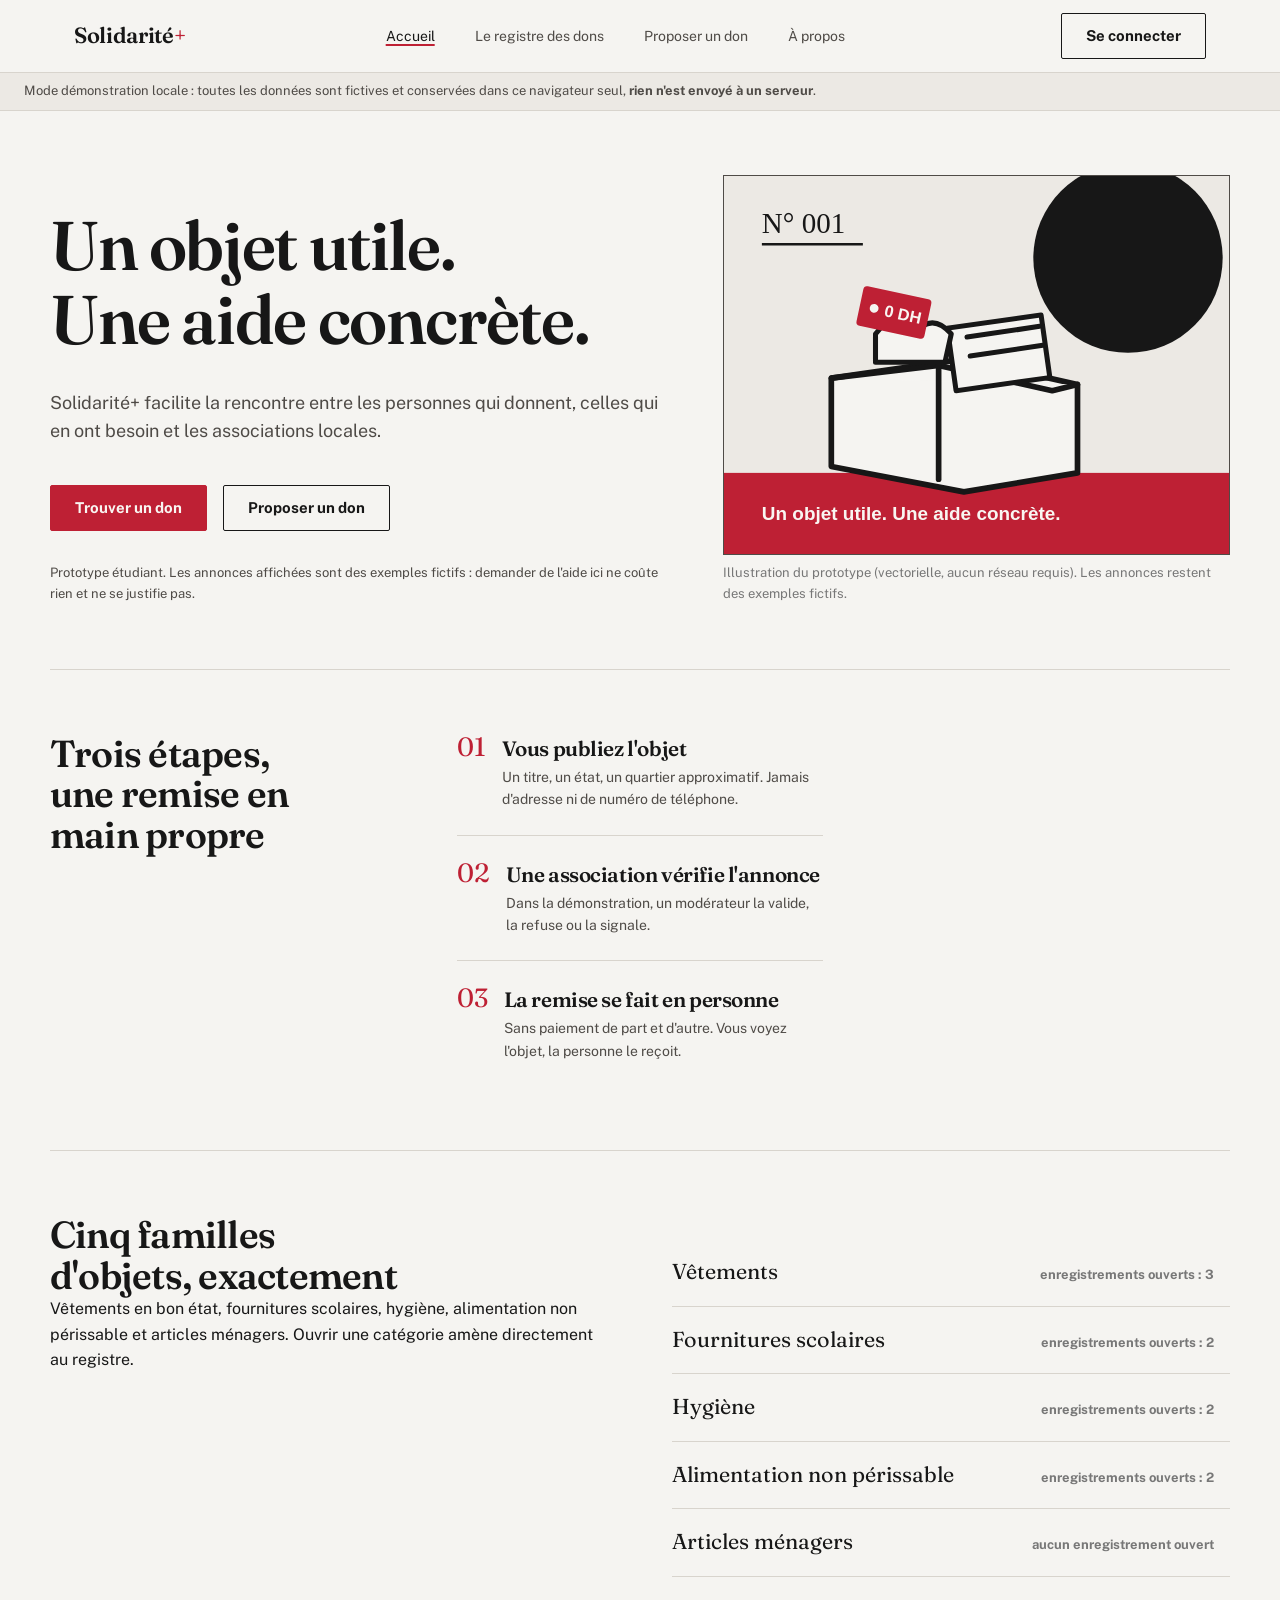
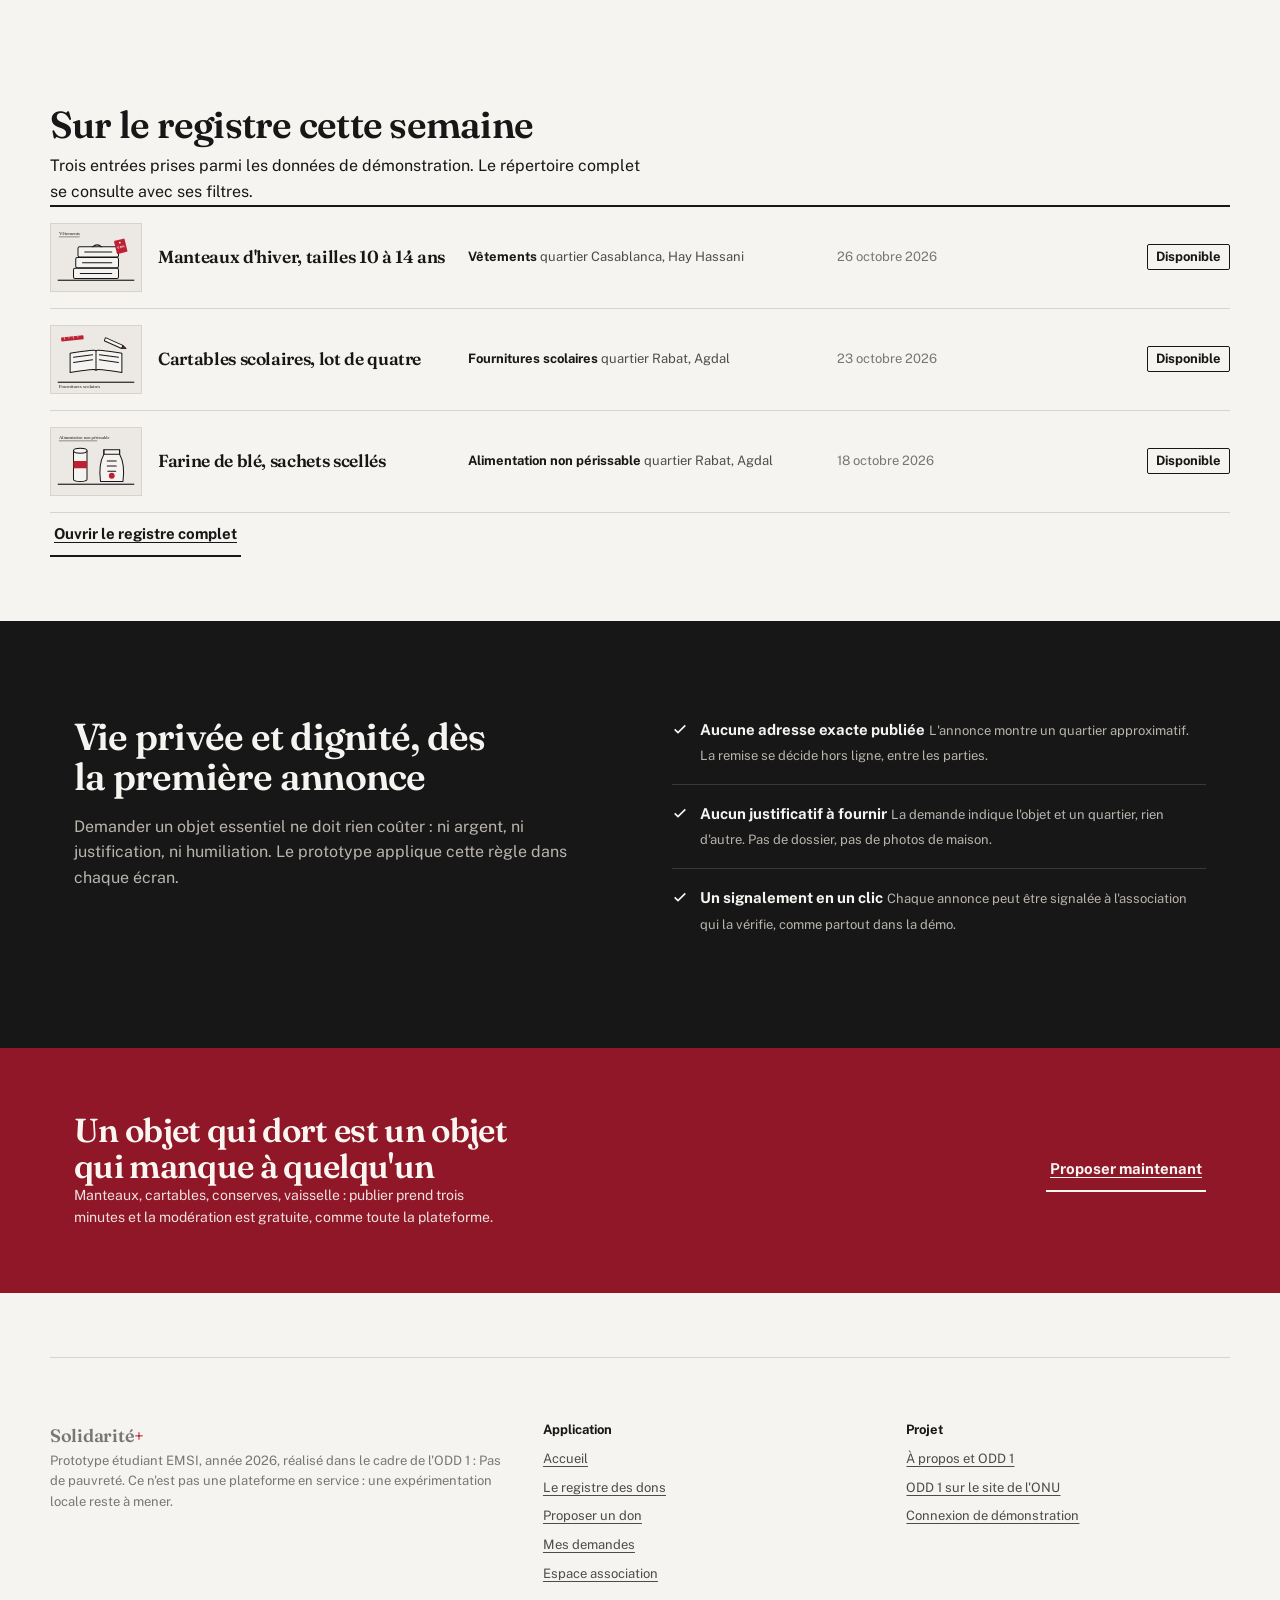
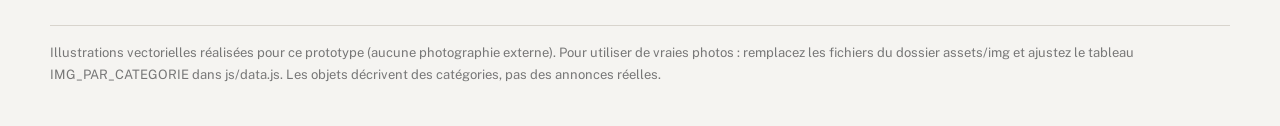
<file: index.html>
<!DOCTYPE html>
<html lang="fr">
<head>
  <meta charset="UTF-8">
  <meta name="viewport" content="width=device-width, initial-scale=1.0">
  <meta name="description" content="Solidarité+ : plateforme de démonstration qui rapproche les personnes qui donnent, celles qui en ont besoin et les associations locales. Prototype étudiant pour l'ODD 1.">
  <title>Solidarité+ : le registre des dons de quartier | ODD 1</title>
  <link rel="preconnect" href="https://fonts.googleapis.com">
  <link rel="preconnect" href="https://fonts.gstatic.com" crossorigin>
  <link rel="stylesheet" href="https://fonts.googleapis.com/css2?family=Fraunces:opsz,wght@9..144,600&family=Public+Sans:wght@400;700&display=swap">
  <link rel="stylesheet" href="style.css">
  <script src="js/data.js" defer></script>
  <script src="js/store.js" defer></script>
  <script src="js/images.js" defer></script>
  <script src="js/home.js" defer></script>
</head>
<body>

<a class="skip-link" href="#contenu">Aller au contenu</a>

<header class="site-header">
  <div class="container">
    <a class="wordmark" href="index.html">Solidarité<strong>+</strong></a>

    <nav class="site-nav" aria-label="Navigation principale">
      <a class="actuel" href="index.html">Accueil</a>
      <a href="dons.html">Le registre des dons</a>
      <a href="proposer.html">Proposer un don</a>
      <a href="a-propos.html">À propos</a>
    </nav>

    <div class="nav-actions">
      <p class="session-chip" aria-live="polite"></p>
      <details class="nav-details">
        <summary class="nav-burger-menu">Menu</summary>
        <ul>
          <li><a class="actuel" href="index.html">Accueil</a></li>
          <li><a href="dons.html">Le registre des dons</a></li>
          <li><a href="proposer.html">Proposer un don</a></li>
          <li><a href="tableau-de-bord.html">Espace personnel</a></li>
          <li><a href="association.html">Espace association</a></li>
          <li><a href="a-propos.html">À propos</a></li>
          <li><a href="connexion.html">Se connecter</a></li>
        </ul>
      </details>
      <a class="btn btn-ghost connexion-desktop" href="connexion.html">Se connecter</a>
    </div>
  </div>
</header>

<p class="env-note"><span class="container">Mode démonstration locale : toutes les données sont fictives et conservées dans ce navigateur seul, <b>rien n'est envoyé à un serveur</b>.</span></p>

<main id="contenu">

  <section class="container hero">
    <div class="hero-points">
      <h1>Un objet utile.<br>Une aide concrète.</h1>
      <p class="lede">Solidarité+ facilite la rencontre entre les personnes qui donnent, celles qui en ont besoin et les associations locales.</p>
      <div class="one-action hero-actions">
        <a class="btn btn-primary" href="dons.html">Trouver un don</a>
        <a class="btn btn-ghost" href="proposer.html">Proposer un don</a>
      </div>
      <p class="hero-note">Prototype étudiant. Les annonces affichées sont des exemples fictifs : demander de l'aide ici ne coûte rien et ne se justifie pas.</p>
    </div>

    <figure class="hero-figure">
      <img src="assets/img/hero-dons.svg" alt="Illustration du registre des dons : une caisse ouverte, un cahier et un tricot plié, étiquette « 0 DH »" width="800" height="600" fetchpriority="high">
      <figcaption>Illustration du prototype (vectorielle, aucun réseau requis). Les annonces restent des exemples fictifs.</figcaption>
    </figure>
  </section>

  <section class="container trois-etapes" aria-labelledby="titre-etapes">
    <h2 id="titre-etapes">Trois étapes, une remise en main propre</h2>
    <ol>
      <li>
        <div>
          <h3>Vous publiez l'objet</h3>
          <p>Un titre, un état, un quartier approximatif. Jamais d'adresse ni de numéro de téléphone.</p>
        </div>
      </li>
      <li>
        <div>
          <h3>Une association vérifie l'annonce</h3>
          <p>Dans la démonstration, un modérateur la valide, la refuse ou la signale.</p>
        </div>
      </li>
      <li>
        <div>
          <h3>La remise se fait en personne</h3>
          <p>Sans paiement de part et d'autre. Vous voyez l'objet, la personne le reçoit.</p>
        </div>
      </li>
    </ol>
  </section>

  <section class="container categories deux-cols" aria-labelledby="titre-categories">
    <div>
      <h2 id="titre-categories">Cinq familles d'objets, exactement</h2>
      <p class="intro">Vêtements en bon état, fournitures scolaires, hygiène, alimentation non périssable et articles ménagers. Ouvrir une catégorie amène directement au registre.</p>
    </div>
    <ul class="cat-list" id="liste-categories">
      <li><a href="dons.html?categorie=Vêtements"><span>Vêtements</span><span class="nb" data-nb="Vêtements"></span></a></li>
      <li><a href="dons.html?categorie=Fournitures scolaires"><span>Fournitures scolaires</span><span class="nb" data-nb="Fournitures scolaires"></span></a></li>
      <li><a href="dons.html?categorie=Hygiène"><span>Hygiène</span><span class="nb" data-nb="Hygiène"></span></a></li>
      <li><a href="dons.html?categorie=Alimentation non périssable"><span>Alimentation non périssable</span><span class="nb" data-nb="Alimentation non périssable"></span></a></li>
      <li><a href="dons.html?categorie=Articles ménagers"><span>Articles ménagers</span><span class="nb" data-nb="Articles ménagers"></span></a></li>
    </ul>
  </section>

  <section class="container section annonces-choisies" aria-labelledby="titre-annonces">
    <div class="section-titre">
      <h2 id="titre-annonces">Sur le registre cette semaine</h2>
      <p class="intro">Trois entrées prises parmi les données de démonstration. Le répertoire complet se consulte avec ses filtres.</p>
    </div>
    <div class="registre" id="annonces-accueil" aria-live="polite"></div>
    <p><a class="btn-quiet" href="dons.html">Ouvrir le registre complet</a></p>
  </section>

  <section class="band-ink" aria-labelledby="titre-confiance">
    <div class="container confiance">
      <div class="conf-coeur">
        <h2 id="titre-confiance">Vie privée et dignité, dès la première annonce</h2>
        <p>Demander un objet essentiel ne doit rien coûter : ni argent, ni justification, ni humiliation. Le prototype applique cette règle dans chaque écran.</p>
      </div>
      <ul class="conf-points on-band">
        <li>
          <svg viewBox="0 0 24 24" fill="none" stroke-width="2.4" aria-hidden="true"><path d="M4 12.5l5 5L20 6.5"/></svg>
          <span>
            <b>Aucune adresse exacte publiée</b>
            <small>L'annonce montre un quartier approximatif. La remise se décide hors ligne, entre les parties.</small>
          </span>
        </li>
        <li>
          <svg viewBox="0 0 24 24" fill="none" stroke-width="2.4" aria-hidden="true"><path d="M4 12.5l5 5L20 6.5"/></svg>
          <span>
            <b>Aucun justificatif à fournir</b>
            <small>La demande indique l'objet et un quartier, rien d'autre. Pas de dossier, pas de photos de maison.</small>
          </span>
        </li>
        <li>
          <svg viewBox="0 0 24 24" fill="none" stroke-width="2.4" aria-hidden="true"><path d="M4 12.5l5 5L20 6.5"/></svg>
          <span>
            <b>Un signalement en un clic</b>
            <small>Chaque annonce peut être signalée à l'association qui la vérifie, comme partout dans la démo.</small>
          </span>
        </li>
      </ul>
    </div>
  </section>

  <section class="band-accent" aria-labelledby="titre-cta">
    <div class="container band-contenu">
      <div>
        <h2 id="titre-cta">Un objet qui dort est un objet qui manque à quelqu'un</h2>
        <p>Manteaux, cartables, conserves, vaisselle : publier prend trois minutes et la modération est gratuite, comme toute la plateforme.</p>
      </div>
      <a class="btn-quiet on-band-quiet" href="proposer.html">Proposer maintenant</a>
    </div>
  </section>

</main>

<footer class="site-footer container">
  <div>
    <p class="wordmark">Solidarité<strong>+</strong></p>
    <p>Prototype étudiant EMSI, année 2026, réalisé dans le cadre de l'ODD 1 : Pas de pauvreté. Ce n'est pas une plateforme en service : une expérimentation locale reste à mener.</p>
  </div>
  <nav aria-label="Liens du site">
    <h4>Application</h4>
    <ul>
      <li><a href="index.html">Accueil</a></li>
      <li><a href="dons.html">Le registre des dons</a></li>
      <li><a href="proposer.html">Proposer un don</a></li>
      <li><a href="demandes.html">Mes demandes</a></li>
      <li><a href="association.html">Espace association</a></li>
    </ul>
  </nav>
  <nav aria-label="Infos projet">
    <h4>Projet</h4>
    <ul>
      <li><a href="a-propos.html">À propos et ODD 1</a></li>
      <li><a href="https://sdgs.un.org/goals/goal1" target="_blank" rel="noopener noreferrer">ODD 1 sur le site de l'ONU</a></li>
      <li><a href="connexion.html">Connexion de démonstration</a></li>
    </ul>
  </nav>
  <div class="credits-photos">
    <p>Illustrations vectorielles réalisées pour ce prototype (aucune photographie externe). Pour utiliser de vraies photos : remplacez les fichiers du dossier assets/img et ajustez le tableau IMG_PAR_CATEGORIE dans js/data.js. Les objets décrivent des catégories, pas des annonces réelles.</p>
  </div>
</footer>

</body>
</html>
</file>
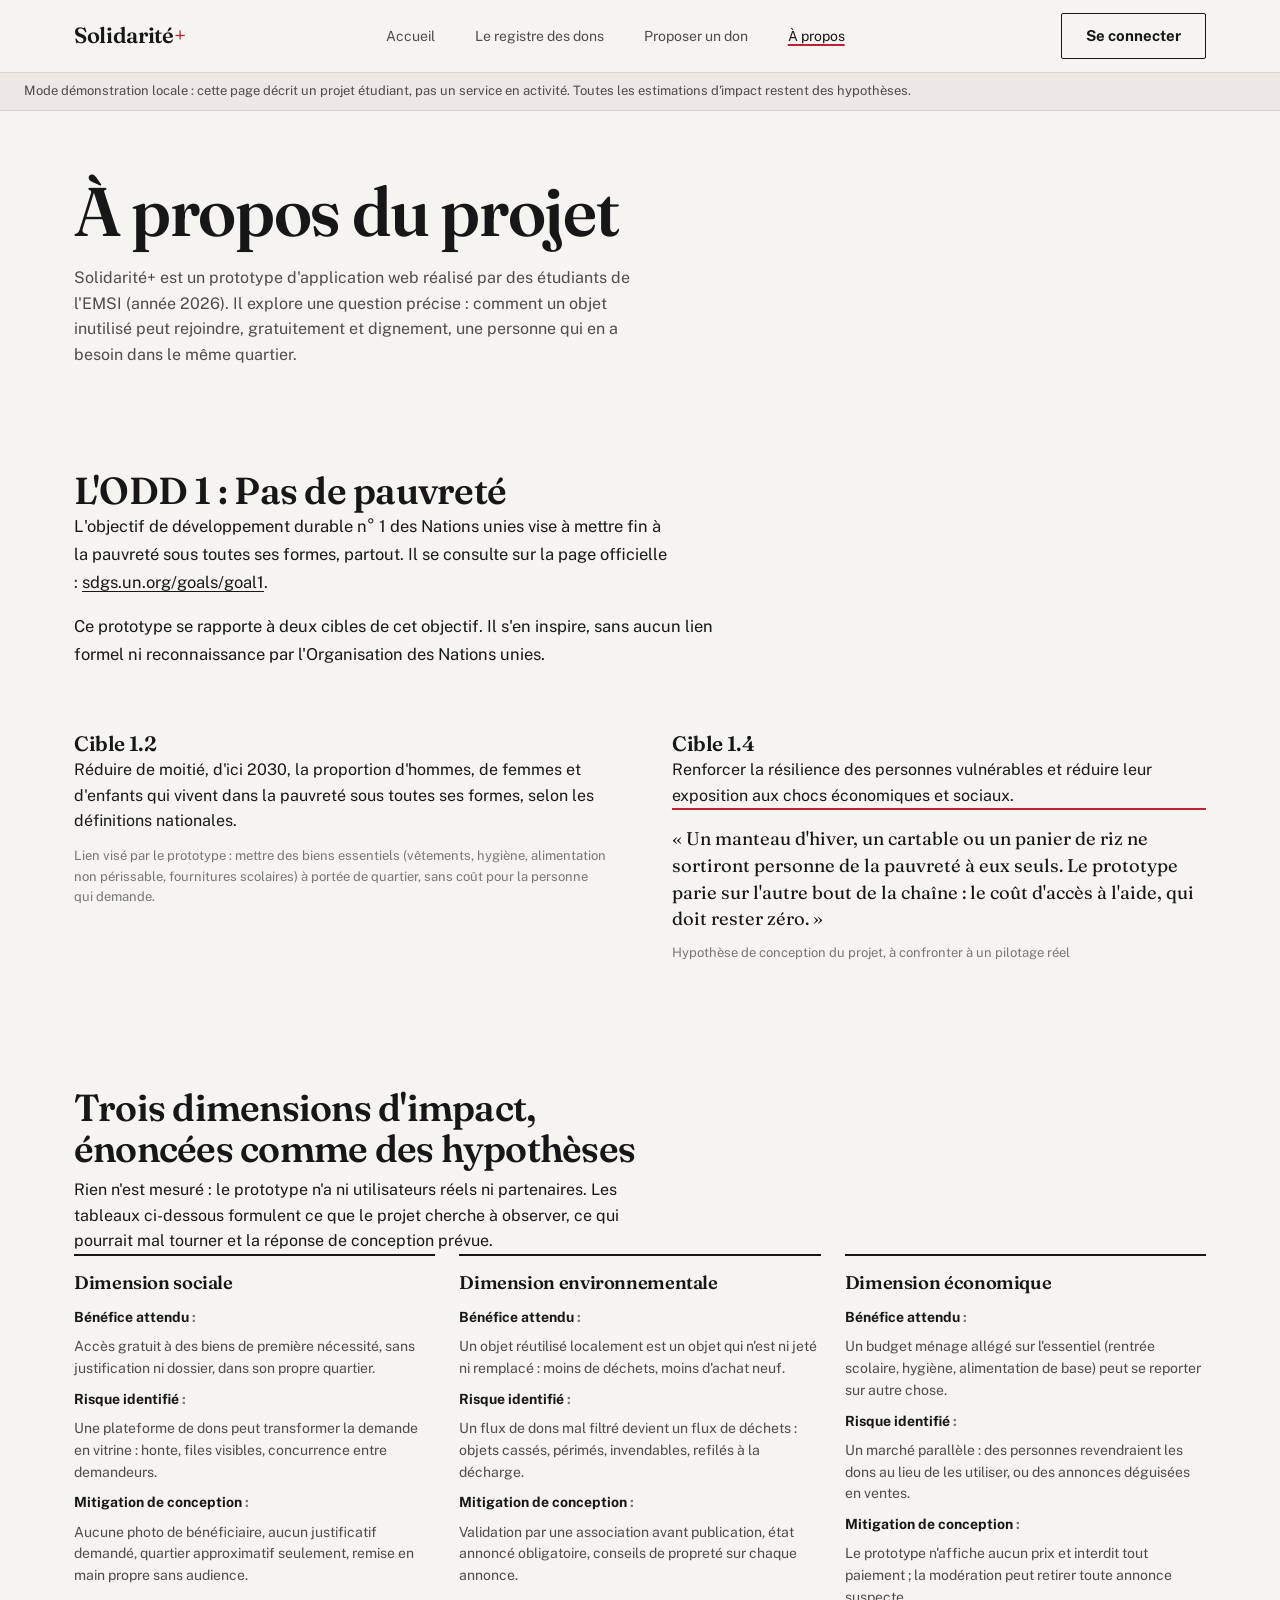
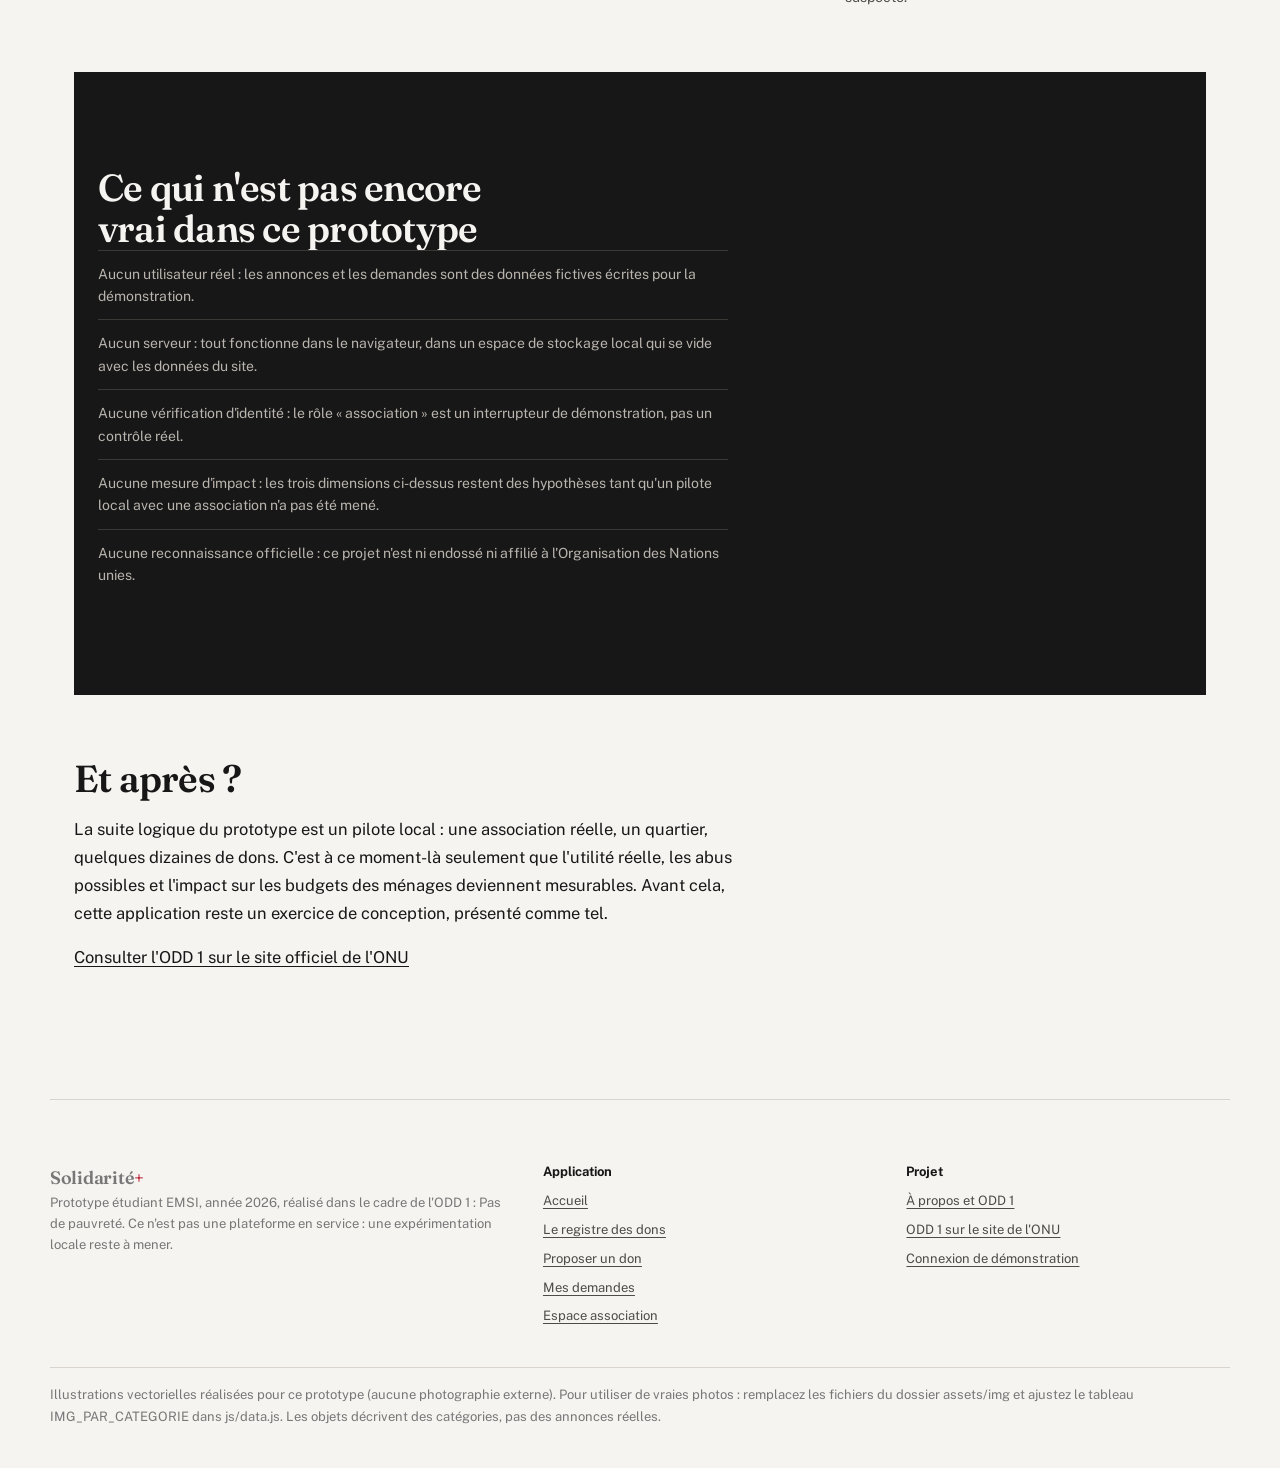
<file: a-propos.html>
<!DOCTYPE html>
<html lang="fr">
<head>
  <meta charset="UTF-8">
  <meta name="viewport" content="width=device-width, initial-scale=1.0">
  <meta name="description" content="À propos de Solidarité+ : contribution visée à l'ODD 1 (Pas de pauvreté), cibles 1.2 et 1.4, dimensions d'impact et limites du prototype.">
  <title>À propos et ODD 1 | Solidarité+</title>
  <link rel="preconnect" href="https://fonts.googleapis.com">
  <link rel="preconnect" href="https://fonts.gstatic.com" crossorigin>
  <link rel="stylesheet" href="https://fonts.googleapis.com/css2?family=Fraunces:opsz,wght@9..144,600&family=Public+Sans:wght@400;700&display=swap">
  <link rel="stylesheet" href="style.css">
  <script src="js/data.js" defer></script>
  <script src="js/store.js" defer></script>
</head>
<body>

<a class="skip-link" href="#contenu">Aller au contenu</a>

<header class="site-header">
  <div class="container">
    <a class="wordmark" href="index.html">Solidarité<strong>+</strong></a>

    <nav class="site-nav" aria-label="Navigation principale">
      <a href="index.html">Accueil</a>
      <a href="dons.html">Le registre des dons</a>
      <a href="proposer.html">Proposer un don</a>
      <a class="actuel" href="a-propos.html">À propos</a>
    </nav>

    <div class="nav-actions">
      <p class="session-chip" aria-live="polite"></p>
      <details class="nav-details">
        <summary class="nav-burger-menu">Menu</summary>
        <ul>
          <li><a href="index.html">Accueil</a></li>
          <li><a href="dons.html">Le registre des dons</a></li>
          <li><a href="proposer.html">Proposer un don</a></li>
          <li><a href="tableau-de-bord.html">Espace personnel</a></li>
          <li><a href="association.html">Espace association</a></li>
          <li><a class="actuel" href="a-propos.html">À propos</a></li>
          <li><a href="connexion.html">Se connecter</a></li>
        </ul>
      </details>
      <a class="btn btn-ghost connexion-desktop" href="connexion.html">Se connecter</a>
    </div>
  </div>
</header>

<p class="env-note"><span class="container">Mode démonstration locale : cette page décrit un projet étudiant, pas un service en activité. Toutes les estimations d'impact restent des hypothèses.</span></p>

<main id="contenu" class="container">

  <section class="page-intro">
    <h1>À propos du projet</h1>
    <p>Solidarité+ est un prototype d'application web réalisé par des étudiants de l'EMSI (année 2026). Il explore une question précise : comment un objet inutilisé peut rejoindre, gratuitement et dignement, une personne qui en a besoin dans le même quartier.</p>
  </section>

  <section class="apropos-grille" aria-labelledby="titre-odd">

    <div>
      <h2 id="titre-odd">L'ODD 1 : Pas de pauvreté</h2>
      <div class="contenu-prose">
        <p>L'objectif de développement durable n° 1 des Nations unies vise à mettre fin à la pauvreté sous toutes ses formes, partout. Il se consulte sur la page officielle : <a href="https://sdgs.un.org/goals/goal1" target="_blank" rel="noopener noreferrer">sdgs.un.org/goals/goal1</a>.</p>
        <p>Ce prototype se rapporte à deux cibles de cet objectif. Il s'en inspire, sans aucun lien formel ni reconnaissance par l'Organisation des Nations unies.</p>
      </div>
    </div>

    <div class="cible-odd">
      <div>
        <h3>Cible 1.2</h3>
        <p class="intro">Réduire de moitié, d'ici 2030, la proportion d'hommes, de femmes et d'enfants qui vivent dans la pauvreté sous toutes ses formes, selon les définitions nationales.</p>
        <p class="resultats-bar">Lien visé par le prototype : mettre des biens essentiels (vêtements, hygiène, alimentation non périssable, fournitures scolaires) à portée de quartier, sans coût pour la personne qui demande.</p>
      </div>
      <div>
        <h3>Cible 1.4</h3>
        <p class="intro">Renforcer la résilience des personnes vulnérables et réduire leur exposition aux chocs économiques et sociaux.</p>
        <blockquote>
          « Un manteau d'hiver, un cartable ou un panier de riz ne sortiront personne de la pauvreté à eux seuls. Le prototype parie sur l'autre bout de la chaîne : le coût d'accès à l'aide, qui doit rester zéro. »
          <footer>Hypothèse de conception du projet, à confronter à un pilotage réel</footer>
        </blockquote>
      </div>
    </div>

  </section>

  <section class="section" aria-labelledby="titre-impact">
    <div class="section-titre">
      <h2 id="titre-impact">Trois dimensions d'impact, énoncées comme des hypothèses</h2>
      <p class="intro">Rien n'est mesuré : le prototype n'a ni utilisateurs réels ni partenaires. Les tableaux ci-dessous formulent ce que le projet cherche à observer, ce qui pourrait mal tourner et la réponse de conception prévue.</p>
    </div>

    <div class="dim-impact">
      <article>
        <h3>Dimension sociale</h3>
        <dl>
          <dt>Bénéfice attendu</dt>
          <dd>Accès gratuit à des biens de première nécessité, sans justification ni dossier, dans son propre quartier.</dd>
          <dt>Risque identifié</dt>
          <dd>Une plateforme de dons peut transformer la demande en vitrine : honte, files visibles, concurrence entre demandeurs.</dd>
          <dt>Mitigation de conception</dt>
          <dd>Aucune photo de bénéficiaire, aucun justificatif demandé, quartier approximatif seulement, remise en main propre sans audience.</dd>
        </dl>
      </article>

      <article>
        <h3>Dimension environnementale</h3>
        <dl>
          <dt>Bénéfice attendu</dt>
          <dd>Un objet réutilisé localement est un objet qui n'est ni jeté ni remplacé : moins de déchets, moins d'achat neuf.</dd>
          <dt>Risque identifié</dt>
          <dd>Un flux de dons mal filtré devient un flux de déchets : objets cassés, périmés, invendables, refilés à la décharge.</dd>
          <dt>Mitigation de conception</dt>
          <dd>Validation par une association avant publication, état annoncé obligatoire, conseils de propreté sur chaque annonce.</dd>
        </dl>
      </article>

      <article>
        <h3>Dimension économique</h3>
        <dl>
          <dt>Bénéfice attendu</dt>
          <dd>Un budget ménage allégé sur l'essentiel (rentrée scolaire, hygiène, alimentation de base) peut se reporter sur autre chose.</dd>
          <dt>Risque identifié</dt>
          <dd>Un marché parallèle : des personnes revendraient les dons au lieu de les utiliser, ou des annonces déguisées en ventes.</dd>
          <dt>Mitigation de conception</dt>
          <dd>Le prototype n'affiche aucun prix et interdit tout paiement ; la modération peut retirer toute annonce suspecte.</dd>
        </dl>
      </article>
    </div>
  </section>

  <section class="band-ink" aria-labelledby="titre-limites">
    <div class="container">
      <h2 id="titre-limites">Ce qui n'est pas encore vrai dans ce prototype</h2>
      <ul class="limites">
        <li>Aucun utilisateur réel : les annonces et les demandes sont des données fictives écrites pour la démonstration.</li>
        <li>Aucun serveur : tout fonctionne dans le navigateur, dans un espace de stockage local qui se vide avec les données du site.</li>
        <li>Aucune vérification d'identité : le rôle « association » est un interrupteur de démonstration, pas un contrôle réel.</li>
        <li>Aucune mesure d'impact : les trois dimensions ci-dessus restent des hypothèses tant qu'un pilote local avec une association n'a pas été mené.</li>
        <li>Aucune reconnaissance officielle : ce projet n'est ni endossé ni affilié à l'Organisation des Nations unies.</li>
      </ul>
    </div>
  </section>

  <section class="section">
    <div class="contenu-prose">
      <h2>Et après ?</h2>
      <p>La suite logique du prototype est un pilote local : une association réelle, un quartier, quelques dizaines de dons. C'est à ce moment-là seulement que l'utilité réelle, les abus possibles et l'impact sur les budgets des ménages deviennent mesurables. Avant cela, cette application reste un exercice de conception, présenté comme tel.</p>
      <p><a href="https://sdgs.un.org/goals/goal1" target="_blank" rel="noopener noreferrer">Consulter l'ODD 1 sur le site officiel de l'ONU</a></p>
    </div>
  </section>

</main>

<footer class="site-footer container">
  <div>
    <p class="wordmark">Solidarité<strong>+</strong></p>
    <p>Prototype étudiant EMSI, année 2026, réalisé dans le cadre de l'ODD 1 : Pas de pauvreté. Ce n'est pas une plateforme en service : une expérimentation locale reste à mener.</p>
  </div>
  <nav aria-label="Liens du site">
    <h4>Application</h4>
    <ul>
      <li><a href="index.html">Accueil</a></li>
      <li><a href="dons.html">Le registre des dons</a></li>
      <li><a href="proposer.html">Proposer un don</a></li>
      <li><a href="demandes.html">Mes demandes</a></li>
      <li><a href="association.html">Espace association</a></li>
    </ul>
  </nav>
  <nav aria-label="Infos projet">
    <h4>Projet</h4>
    <ul>
      <li><a class="actuel" href="a-propos.html">À propos et ODD 1</a></li>
      <li><a href="https://sdgs.un.org/goals/goal1" target="_blank" rel="noopener noreferrer">ODD 1 sur le site de l'ONU</a></li>
      <li><a href="connexion.html">Connexion de démonstration</a></li>
    </ul>
  </nav>
  <div class="credits-photos">
    <p>Illustrations vectorielles réalisées pour ce prototype (aucune photographie externe). Pour utiliser de vraies photos : remplacez les fichiers du dossier assets/img et ajustez le tableau IMG_PAR_CATEGORIE dans js/data.js. Les objets décrivent des catégories, pas des annonces réelles.</p>
  </div>
</footer>

<script>
/* Session dans l'en-tête (page statique sans script de page dédié) */
window.addEventListener("DOMContentLoaded", () => {
  if (typeof Store !== "undefined" && typeof majHeaderSession === "function") {
    Store.load();
    majHeaderSession();
  }
});
</script>

</body>
</html>
</file>
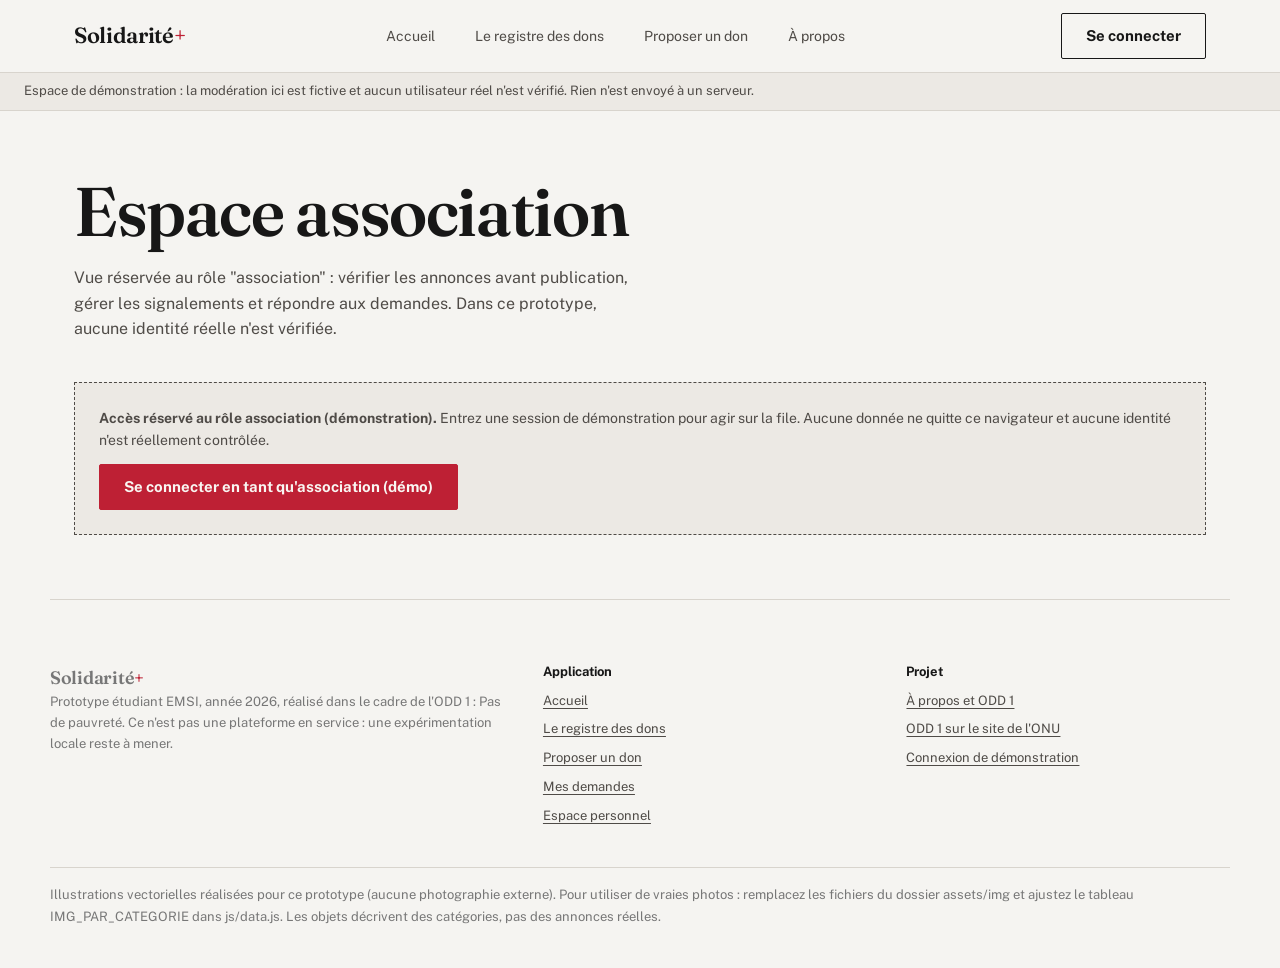
<file: association.html>
<!DOCTYPE html>
<html lang="fr">
<head>
  <meta charset="UTF-8">
  <meta name="viewport" content="width=device-width, initial-scale=1.0">
  <meta name="description" content="Espace association de Solidarité+ : file de validation des annonces et suivi des demandes, en modérateur de démonstration.">
  <title>Espace association | Solidarité+</title>
  <link rel="preconnect" href="https://fonts.googleapis.com">
  <link rel="preconnect" href="https://fonts.gstatic.com" crossorigin>
  <link rel="stylesheet" href="https://fonts.googleapis.com/css2?family=Fraunces:opsz,wght@9..144,600&family=Public+Sans:wght@400;700&display=swap">
  <link rel="stylesheet" href="style.css">
  <script src="js/data.js" defer></script>
  <script src="js/store.js" defer></script>
  <script src="js/association.js" defer></script>
</head>
<body>

<a class="skip-link" href="#contenu">Aller au contenu</a>

<header class="site-header">
  <div class="container">
    <a class="wordmark" href="index.html">Solidarité<strong>+</strong></a>

    <nav class="site-nav" aria-label="Navigation principale">
      <a href="index.html">Accueil</a>
      <a href="dons.html">Le registre des dons</a>
      <a href="proposer.html">Proposer un don</a>
      <a href="a-propos.html">À propos</a>
    </nav>

    <div class="nav-actions">
      <p class="session-chip" aria-live="polite"></p>
      <details class="nav-details">
        <summary class="nav-burger-menu">Menu</summary>
        <ul>
          <li><a href="index.html">Accueil</a></li>
          <li><a href="dons.html">Le registre des dons</a></li>
          <li><a href="proposer.html">Proposer un don</a></li>
          <li><a href="tableau-de-bord.html">Espace personnel</a></li>
          <li><a class="actuel" href="association.html">Espace association</a></li>
          <li><a href="a-propos.html">À propos</a></li>
          <li><a href="connexion.html">Se connecter</a></li>
        </ul>
      </details>
      <a class="btn btn-ghost connexion-desktop" href="connexion.html">Se connecter</a>
    </div>
  </div>
</header>

<p class="env-note"><span class="container">Espace de démonstration : la modération ici est fictive et aucun utilisateur réel n'est vérifié. Rien n'est envoyé à un serveur.</span></p>

<main id="contenu" class="container">

  <section class="page-intro">
    <h1>Espace association</h1>
    <p>Vue réservée au rôle "association" : vérifier les annonces avant publication, gérer les signalements et répondre aux demandes. Dans ce prototype, aucune identité réelle n'est vérifiée.</p>
  </section>

  <div class="acces-encart" id="acces-moderateur">
    <p><b>Accès réservé au rôle association (démonstration).</b> Entrez une session de démonstration pour agir sur la file. Aucune donnée ne quitte ce navigateur et aucune identité n'est réellement contrôlée.</p>
    <p><a class="btn btn-primary" id="lien-connexion" href="connexion.html?role=association">Se connecter en tant qu'association (démo)</a></p>
  </div>

  <div id="vue-moderateur" hidden>
    <div class="onglets" role="tablist" aria-label="File de modération">
      <button type="button" role="tab" aria-selected="true" data-panneau="panneau-file" id="onglet-file">Annonces à valider</button>
      <button type="button" role="tab" aria-selected="false" data-panneau="panneau-signales" id="onglet-signales">Annonces signalées</button>
      <button type="button" role="tab" aria-selected="false" data-panneau="panneau-demandes" id="onglet-demandes">Demandes reçues</button>
    </div>

    <section class="panneau" id="panneau-file" role="tabpanel" aria-labelledby="onglet-file">
      <h2>File d'attente de validation</h2>
      <p class="resultats-bar">Chaque annonce reste invisible du registre public tant qu'elle n'est pas validée.</p>
      <div class="entree-stack" id="liste-file" aria-live="polite"></div>
      <div class="vide" id="vide-file" hidden>
        <h3>File vide</h3>
        <p>Aucune annonce n'attend de validation. Publiez une annonce depuis "Proposer un don" pour éprouver la file.</p>
        <a class="btn-quiet" href="proposer.html">Proposer un don</a>
      </div>
    </section>

    <section class="panneau" id="panneau-signales" role="tabpanel" aria-labelledby="onglet-signales" hidden>
      <h2>Annonces signalées</h2>
      <p class="resultats-bar">Vérifiez la description : sans problème réel, le signalement se lève et l'annonce revient dans le registre.</p>
      <div class="entree-stack" id="liste-signales" aria-live="polite"></div>
      <div class="vide" id="vide-signales" hidden>
        <h3>Aucun signalement</h3>
        <p>Toutes les annonces en ligne sont vérifiées. Un signalement est fictif dans cette démo et se lève d'un clic.</p>
      </div>
    </section>

    <section class="panneau" id="panneau-demandes" role="tabpanel" aria-labelledby="onglet-demandes" hidden>
      <h2>Demandes reçues</h2>
      <p class="resultats-bar">En acceptant une demande, l'annonce passe à "Réservé". En finalisant, elle passe à "Remis".</p>
      <div class="entree-stack" id="liste-demandes" aria-live="polite"></div>
      <div class="vide" id="vide-demandes" hidden>
        <h3>Aucune demande</h3>
        <p>Les demandes de démonstration apparaissent ici. Pour en créer, demandez une annonce depuis sa fiche.</p>
        <a class="btn-quiet" href="dons.html">Ouvrir le registre</a>
      </div>
    </section>
  </div>

</main>

<footer class="site-footer container">
  <div>
    <p class="wordmark">Solidarité<strong>+</strong></p>
    <p>Prototype étudiant EMSI, année 2026, réalisé dans le cadre de l'ODD 1 : Pas de pauvreté. Ce n'est pas une plateforme en service : une expérimentation locale reste à mener.</p>
  </div>
  <nav aria-label="Liens du site">
    <h4>Application</h4>
    <ul>
      <li><a href="index.html">Accueil</a></li>
      <li><a href="dons.html">Le registre des dons</a></li>
      <li><a href="proposer.html">Proposer un don</a></li>
      <li><a href="demandes.html">Mes demandes</a></li>
      <li><a href="tableau-de-bord.html">Espace personnel</a></li>
    </ul>
  </nav>
  <nav aria-label="Infos projet">
    <h4>Projet</h4>
    <ul>
      <li><a href="a-propos.html">À propos et ODD 1</a></li>
      <li><a href="https://sdgs.un.org/goals/goal1" target="_blank" rel="noopener noreferrer">ODD 1 sur le site de l'ONU</a></li>
      <li><a href="connexion.html">Connexion de démonstration</a></li>
    </ul>
  </nav>
  <div class="credits-photos">
    <p>Illustrations vectorielles réalisées pour ce prototype (aucune photographie externe). Pour utiliser de vraies photos : remplacez les fichiers du dossier assets/img et ajustez le tableau IMG_PAR_CATEGORIE dans js/data.js. Les objets décrivent des catégories, pas des annonces réelles.</p>
  </div>
</footer>

</body>
</html>
</file>
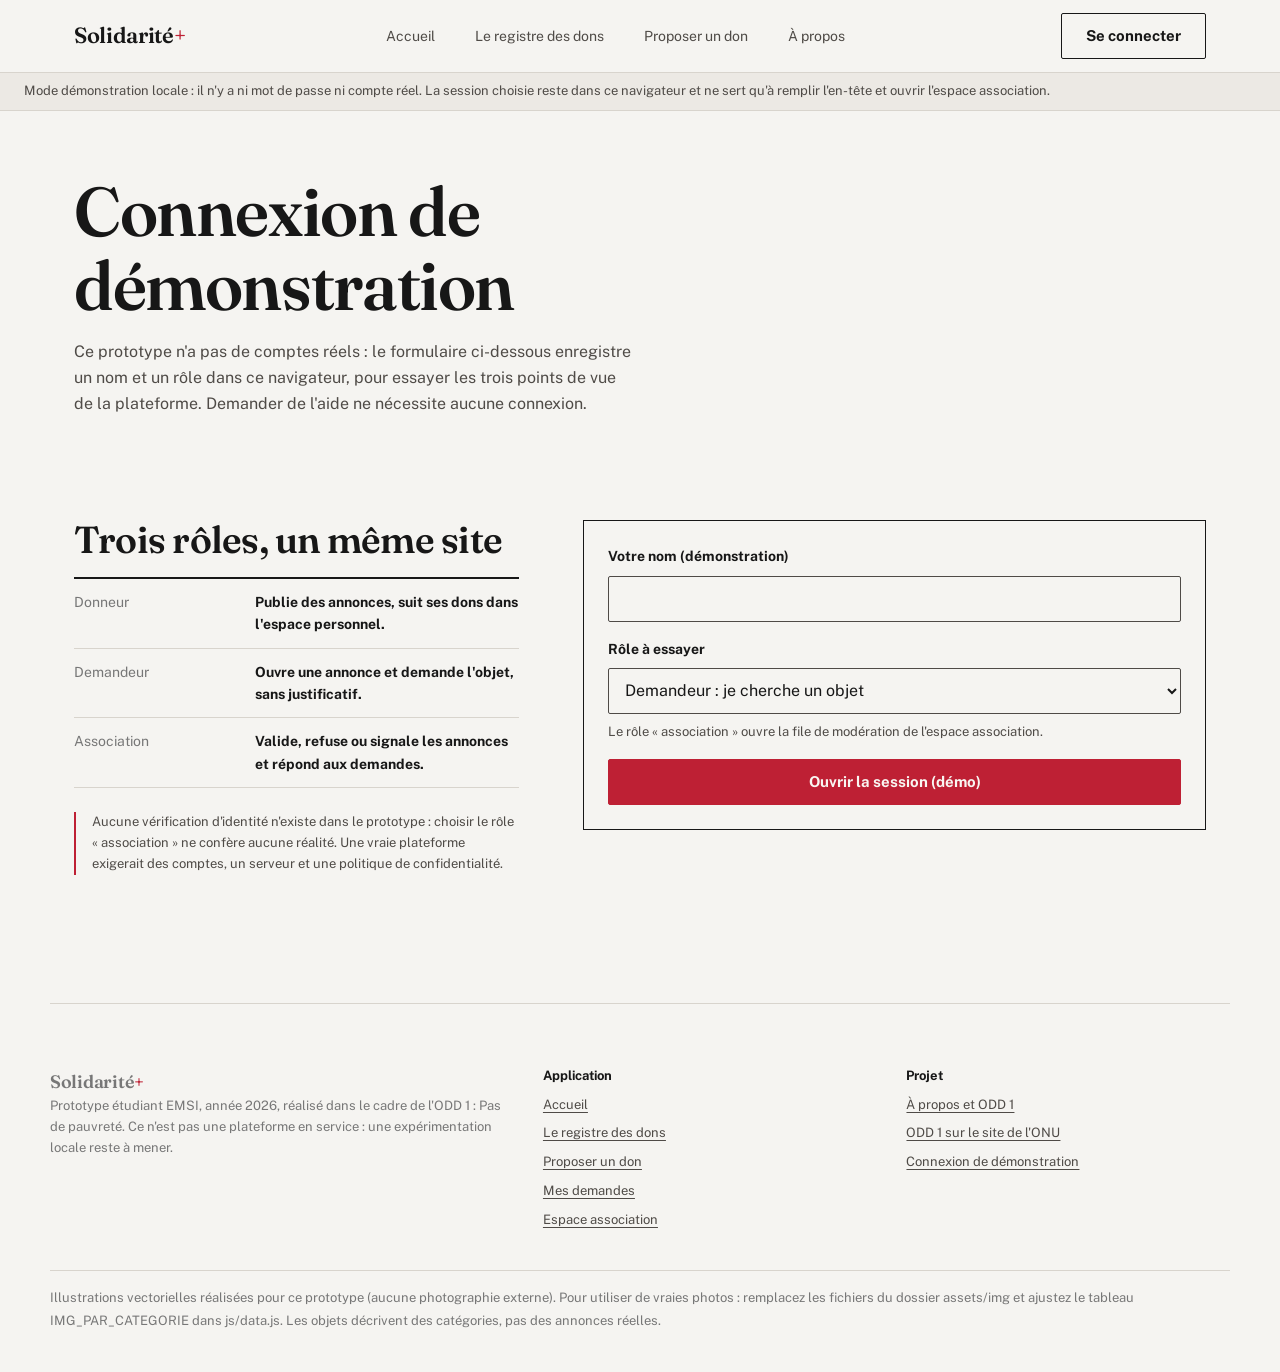
<file: connexion.html>
<!DOCTYPE html>
<html lang="fr">
<head>
  <meta charset="UTF-8">
  <meta name="viewport" content="width=device-width, initial-scale=1.0">
  <meta name="description" content="Connexion de démonstration Solidarité+ : aucun mot de passe, aucun serveur, une session locale pour essayer les trois rôles du prototype.">
  <title>Connexion (démonstration) | Solidarité+</title>
  <link rel="preconnect" href="https://fonts.googleapis.com">
  <link rel="preconnect" href="https://fonts.gstatic.com" crossorigin>
  <link rel="stylesheet" href="https://fonts.googleapis.com/css2?family=Fraunces:opsz,wght@9..144,600&family=Public+Sans:wght@400;700&display=swap">
  <link rel="stylesheet" href="style.css">
  <script src="js/data.js" defer></script>
  <script src="js/store.js" defer></script>
  <script src="js/connexion.js" defer></script>
</head>
<body>

<a class="skip-link" href="#contenu">Aller au contenu</a>

<header class="site-header">
  <div class="container">
    <a class="wordmark" href="index.html">Solidarité<strong>+</strong></a>

    <nav class="site-nav" aria-label="Navigation principale">
      <a href="index.html">Accueil</a>
      <a href="dons.html">Le registre des dons</a>
      <a href="proposer.html">Proposer un don</a>
      <a href="a-propos.html">À propos</a>
    </nav>

    <div class="nav-actions">
      <p class="session-chip" aria-live="polite"></p>
      <details class="nav-details">
        <summary class="nav-burger-menu">Menu</summary>
        <ul>
          <li><a href="index.html">Accueil</a></li>
          <li><a href="dons.html">Le registre des dons</a></li>
          <li><a href="proposer.html">Proposer un don</a></li>
          <li><a href="tableau-de-bord.html">Espace personnel</a></li>
          <li><a href="association.html">Espace association</a></li>
          <li><a href="a-propos.html">À propos</a></li>
          <li><a class="actuel" href="connexion.html">Se connecter</a></li>
        </ul>
      </details>
      <a class="btn btn-ghost connexion-desktop" href="connexion.html">Se connecter</a>
    </div>
  </div>
</header>

<p class="env-note"><span class="container">Mode démonstration locale : il n'y a ni mot de passe ni compte réel. La session choisie reste dans ce navigateur et ne sert qu'à remplir l'en-tête et ouvrir l'espace association.</span></p>

<main id="contenu" class="container">

  <section class="page-intro">
    <h1>Connexion de démonstration</h1>
    <p>Ce prototype n'a pas de comptes réels : le formulaire ci-dessous enregistre un nom et un rôle dans ce navigateur, pour essayer les trois points de vue de la plateforme. Demander de l'aide ne nécessite aucune connexion.</p>
  </section>

  <div class="publier">
    <div>
      <h2>Trois rôles, un même site</h2>
      <dl class="fiche">
        <div><dt>Donneur</dt><dd>Publie des annonces, suit ses dons dans l'espace personnel.</dd></div>
        <div><dt>Demandeur</dt><dd>Ouvre une annonce et demande l'objet, sans justificatif.</dd></div>
        <div><dt>Association</dt><dd>Valide, refuse ou signale les annonces et répond aux demandes.</dd></div>
      </dl>
      <p class="securite-note">Aucune vérification d'identité n'existe dans le prototype : choisir le rôle « association » ne confère aucune réalité. Une vraie plateforme exigerait des comptes, un serveur et une politique de confidentialité.</p>
    </div>

    <form class="form-card" id="form-session" novalidate>
      <div class="field">
        <label for="session-nom">Votre nom (démonstration)</label>
        <input id="session-nom" name="nom" type="text" maxlength="40" autocomplete="off" aria-describedby="err-nom">
        <p class="erreur" id="err-nom" hidden>Indiquez un nom de 2 caractères au moins. Un prénom fictif suffit : « Salma (exemple) ».</p>
      </div>

      <div class="field">
        <label for="session-role">Rôle à essayer</label>
        <select id="session-role" name="role" aria-describedby="aide-role">
          <option value="demandeur">Demandeur : je cherche un objet</option>
          <option value="donneur">Donneur : je propose un objet</option>
          <option value="association">Association : je modère le registre</option>
        </select>
        <p class="aide" id="aide-role">Le rôle « association » ouvre la file de modération de l'espace association.</p>
      </div>

      <button type="submit" class="btn btn-primary">Ouvrir la session (démo)</button>

      <div class="notice notice-succes" id="session-confirmee" hidden role="status">
        <p><b>Session de démonstration ouverte.</b> Elle reste dans ce navigateur. <a href="index.html">Retour à l'accueil</a>.</p>
      </div>

      <div class="notice notice-info" id="session-existante" hidden>
        <p><b>Une session de démonstration est déjà ouverte :</b> <span id="session-courante"></span>.</p>
        <p><button type="button" class="btn-quiet" id="deconnexion">Se déconnecter</button></p>
      </div>
    </form>
  </div>

</main>

<footer class="site-footer container">
  <div>
    <p class="wordmark">Solidarité<strong>+</strong></p>
    <p>Prototype étudiant EMSI, année 2026, réalisé dans le cadre de l'ODD 1 : Pas de pauvreté. Ce n'est pas une plateforme en service : une expérimentation locale reste à mener.</p>
  </div>
  <nav aria-label="Liens du site">
    <h4>Application</h4>
    <ul>
      <li><a href="index.html">Accueil</a></li>
      <li><a href="dons.html">Le registre des dons</a></li>
      <li><a href="proposer.html">Proposer un don</a></li>
      <li><a href="demandes.html">Mes demandes</a></li>
      <li><a href="association.html">Espace association</a></li>
    </ul>
  </nav>
  <nav aria-label="Infos projet">
    <h4>Projet</h4>
    <ul>
      <li><a href="a-propos.html">À propos et ODD 1</a></li>
      <li><a href="https://sdgs.un.org/goals/goal1" target="_blank" rel="noopener noreferrer">ODD 1 sur le site de l'ONU</a></li>
      <li><a class="actuel" href="connexion.html">Connexion de démonstration</a></li>
    </ul>
  </nav>
  <div class="credits-photos">
    <p>Illustrations vectorielles réalisées pour ce prototype (aucune photographie externe). Pour utiliser de vraies photos : remplacez les fichiers du dossier assets/img et ajustez le tableau IMG_PAR_CATEGORIE dans js/data.js. Les objets décrivent des catégories, pas des annonces réelles.</p>
  </div>
</footer>

</body>
</html>
</file>
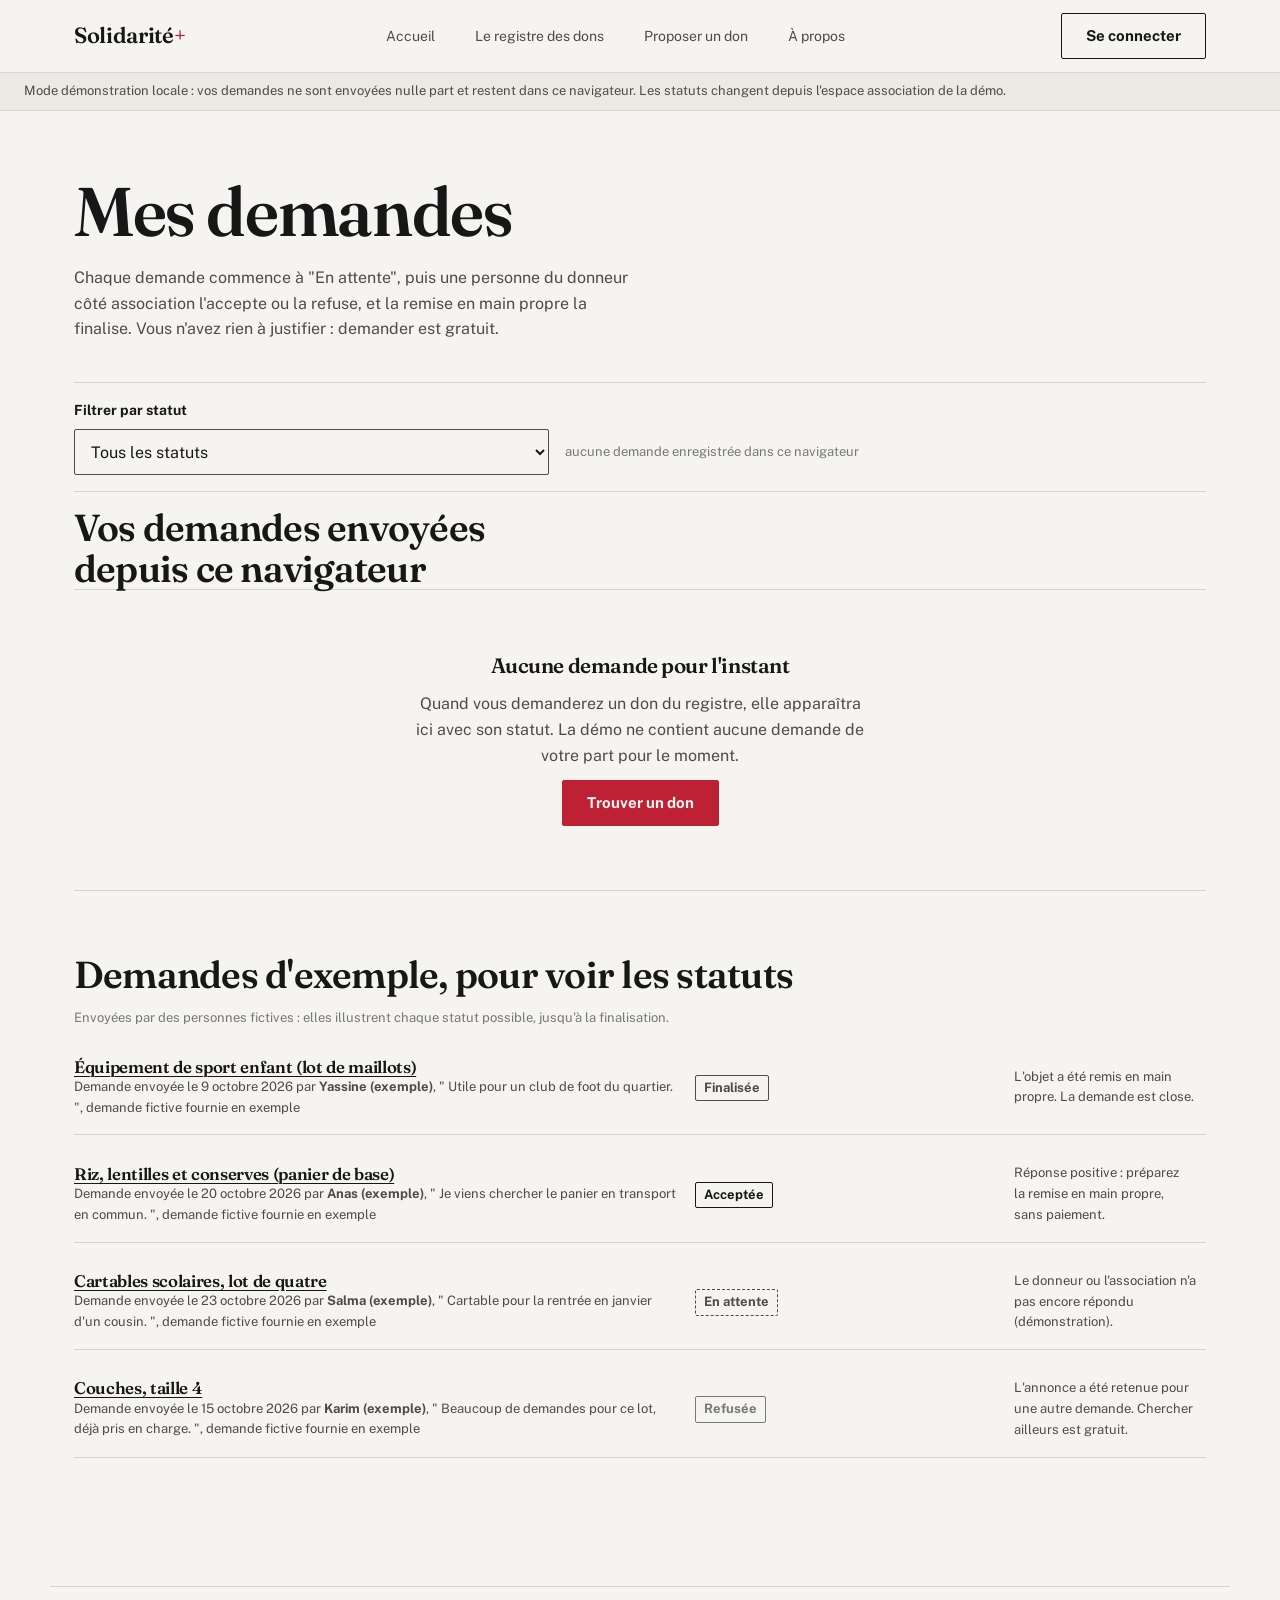
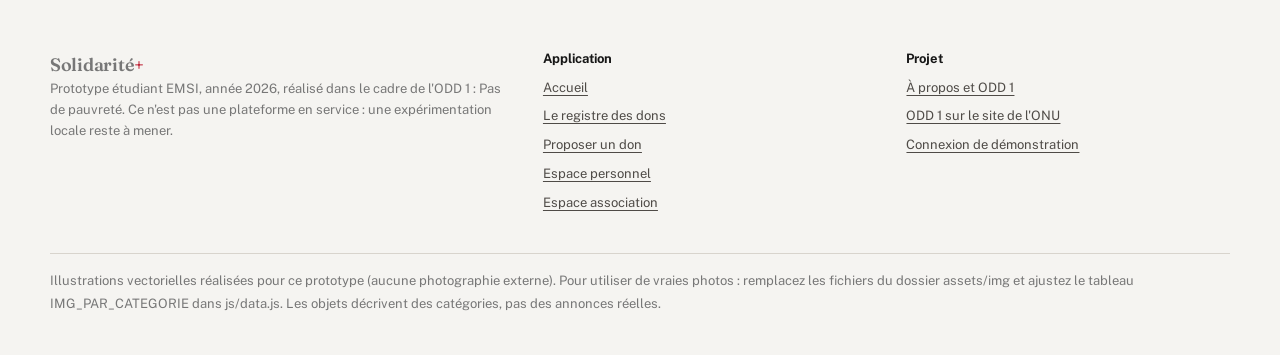
<file: demandes.html>
<!DOCTYPE html>
<html lang="fr">
<head>
  <meta charset="UTF-8">
  <meta name="viewport" content="width=device-width, initial-scale=1.0">
  <meta name="description" content="Suivre ses demandes de dons sur Solidarité+ : statut en attente, acceptée, refusée ou finalisée. Démonstration locale.">
  <title>Mes demandes | Solidarité+</title>
  <link rel="preconnect" href="https://fonts.googleapis.com">
  <link rel="preconnect" href="https://fonts.gstatic.com" crossorigin>
  <link rel="stylesheet" href="https://fonts.googleapis.com/css2?family=Fraunces:opsz,wght@9..144,600&family=Public+Sans:wght@400;700&display=swap">
  <link rel="stylesheet" href="style.css">
  <script src="js/data.js" defer></script>
  <script src="js/store.js" defer></script>
  <script src="js/demandes.js" defer></script>
</head>
<body>

<a class="skip-link" href="#contenu">Aller au contenu</a>

<header class="site-header">
  <div class="container">
    <a class="wordmark" href="index.html">Solidarité<strong>+</strong></a>

    <nav class="site-nav" aria-label="Navigation principale">
      <a href="index.html">Accueil</a>
      <a href="dons.html">Le registre des dons</a>
      <a href="proposer.html">Proposer un don</a>
      <a href="a-propos.html">À propos</a>
    </nav>

    <div class="nav-actions">
      <p class="session-chip" aria-live="polite"></p>
      <details class="nav-details">
        <summary class="nav-burger-menu">Menu</summary>
        <ul>
          <li><a href="index.html">Accueil</a></li>
          <li><a href="dons.html">Le registre des dons</a></li>
          <li><a href="proposer.html">Proposer un don</a></li>
          <li><a class="actuel" href="tableau-de-bord.html">Espace personnel</a></li>
          <li><a href="association.html">Espace association</a></li>
          <li><a href="a-propos.html">À propos</a></li>
          <li><a href="connexion.html">Se connecter</a></li>
        </ul>
      </details>
      <a class="btn btn-ghost connexion-desktop" href="connexion.html">Se connecter</a>
    </div>
  </div>
</header>

<p class="env-note"><span class="container">Mode démonstration locale : vos demandes ne sont envoyées nulle part et restent dans ce navigateur. Les statuts changent depuis l'espace association de la démo.</span></p>

<main id="contenu" class="container">

  <section class="page-intro">
    <h1>Mes demandes</h1>
    <p>Chaque demande commence à "En attente", puis une personne du donneur côté association l'accepte ou la refuse, et la remise en main propre la finalise. Vous n'avez rien à justifier : demander est gratuit.</p>
  </section>

  <div class="toolbar" role="search" aria-label="Filtrer mes demandes">
    <label class="field">
      <span>Filtrer par statut</span>
      <select id="filtre-statut">
        <option value="">Tous les statuts</option>
        <option>Attente</option>
        <option>Acceptée</option>
        <option>Refusée</option>
        <option>Finalisée</option>
      </select>
    </label>
    <p class="resultats-bar">
      <span id="compte-demandes" aria-live="polite" role="status"></span>
    </p>
  </div>

  <section aria-labelledby="titre-mes-demandes">
    <h2 id="titre-mes-demandes">Vos demandes envoyées depuis ce navigateur</h2>
    <div class="entree-stack" id="liste-mes-demandes" aria-live="polite"></div>
    <div class="vide" id="vide-demandes" hidden>
      <h3>Aucune demande pour l'instant</h3>
      <p>Quand vous demanderez un don du registre, elle apparaîtra ici avec son statut. La démo ne contient aucune demande de votre part pour le moment.</p>
      <a class="btn btn-primary" href="dons.html">Trouver un don</a>
    </div>
  </section>

  <section class="section" aria-labelledby="titre-exemples">
    <h2 id="titre-exemples">Demandes d'exemple, pour voir les statuts</h2>
    <p class="resultats-bar">Envoyées par des personnes fictives : elles illustrent chaque statut possible, jusqu'à la finalisation.</p>
    <div class="entree-stack" id="liste-exemples" aria-live="polite"></div>
  </section>

</main>

<footer class="site-footer container">
  <div>
    <p class="wordmark">Solidarité<strong>+</strong></p>
    <p>Prototype étudiant EMSI, année 2026, réalisé dans le cadre de l'ODD 1 : Pas de pauvreté. Ce n'est pas une plateforme en service : une expérimentation locale reste à mener.</p>
  </div>
  <nav aria-label="Liens du site">
    <h4>Application</h4>
    <ul>
      <li><a href="index.html">Accueil</a></li>
      <li><a href="dons.html">Le registre des dons</a></li>
      <li><a href="proposer.html">Proposer un don</a></li>
      <li><a href="tableau-de-bord.html">Espace personnel</a></li>
      <li><a href="association.html">Espace association</a></li>
    </ul>
  </nav>
  <nav aria-label="Infos projet">
    <h4>Projet</h4>
    <ul>
      <li><a href="a-propos.html">À propos et ODD 1</a></li>
      <li><a href="https://sdgs.un.org/goals/goal1" target="_blank" rel="noopener noreferrer">ODD 1 sur le site de l'ONU</a></li>
      <li><a href="connexion.html">Connexion de démonstration</a></li>
    </ul>
  </nav>
  <div class="credits-photos">
    <p>Illustrations vectorielles réalisées pour ce prototype (aucune photographie externe). Pour utiliser de vraies photos : remplacez les fichiers du dossier assets/img et ajustez le tableau IMG_PAR_CATEGORIE dans js/data.js. Les objets décrivent des catégories, pas des annonces réelles.</p>
  </div>
</footer>

</body>
</html>
</file>
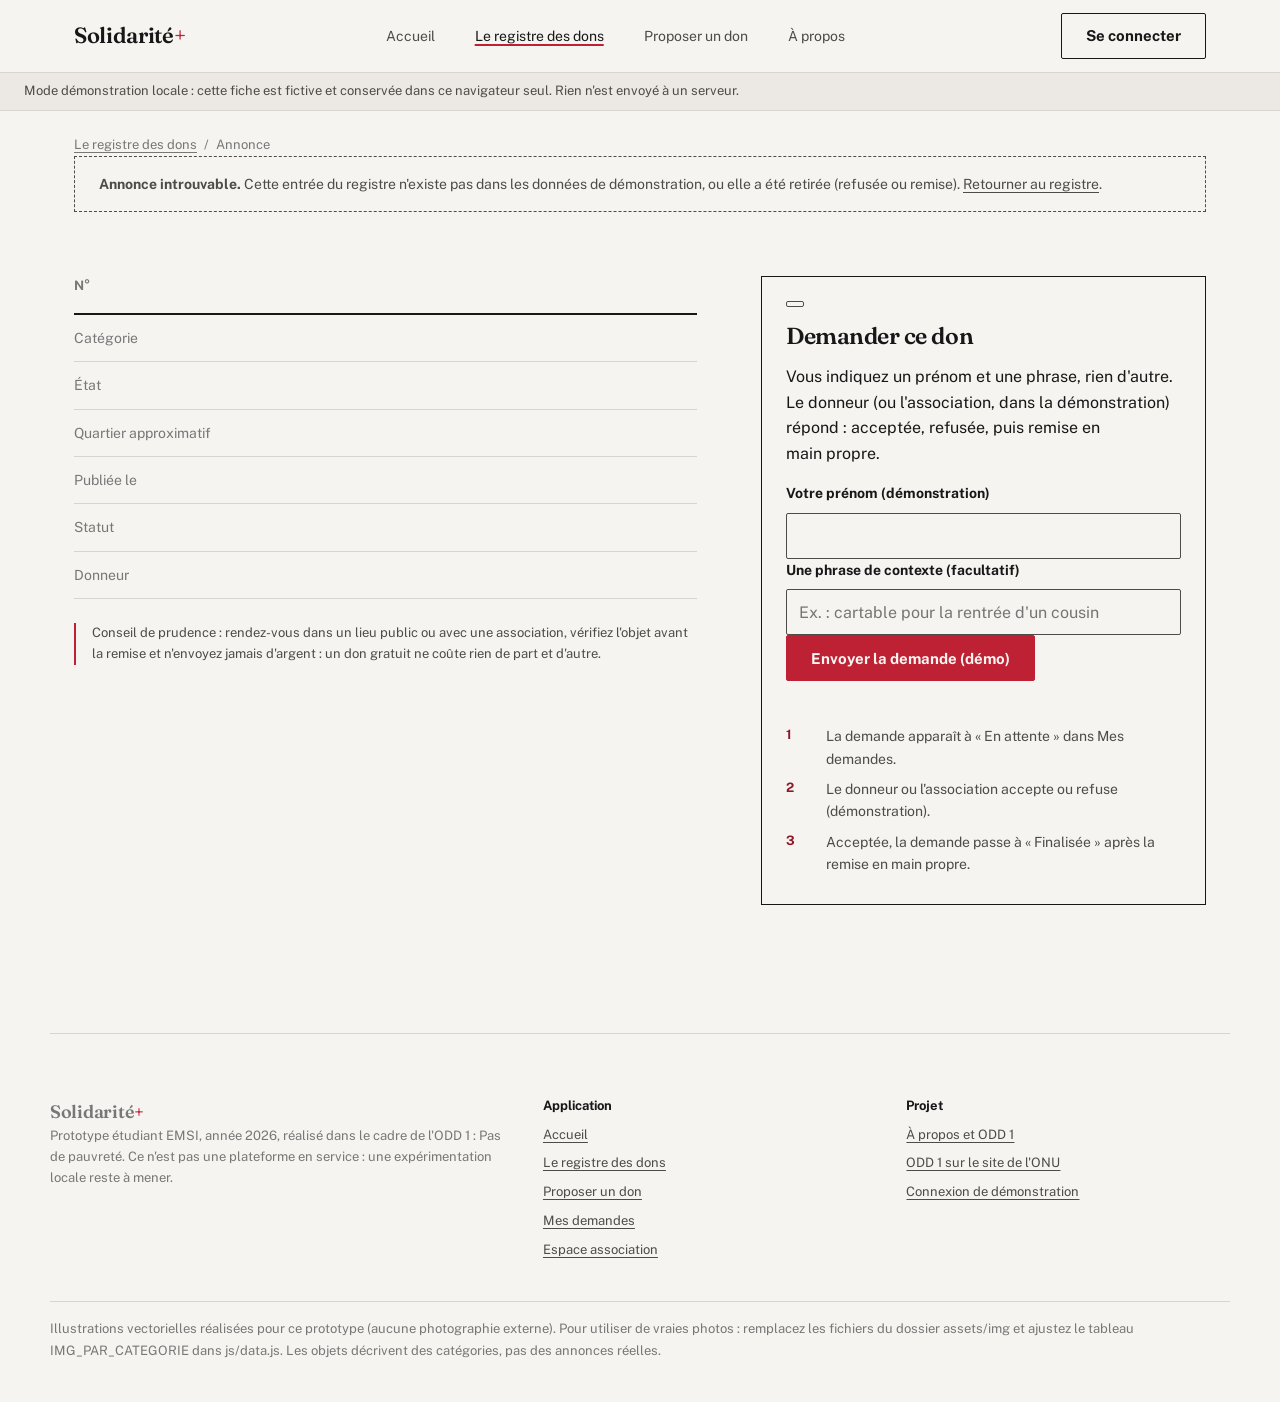
<file: don.html>
<!DOCTYPE html>
<html lang="fr">
<head>
  <meta charset="UTF-8">
  <meta name="viewport" content="width=device-width, initial-scale=1.0">
  <meta name="description" content="Fiche d'une annonce du registre Solidarité+ : description, état, quartier approximatif et demande de don. Prototype de démonstration.">
  <title>Annonce du registre | Solidarité+</title>
  <link rel="preconnect" href="https://fonts.googleapis.com">
  <link rel="preconnect" href="https://fonts.gstatic.com" crossorigin>
  <link rel="stylesheet" href="https://fonts.googleapis.com/css2?family=Fraunces:opsz,wght@9..144,600&family=Public+Sans:wght@400;700&display=swap">
  <link rel="stylesheet" href="style.css">
  <script src="js/data.js" defer></script>
  <script src="js/store.js" defer></script>
  <script src="js/images.js" defer></script>
  <script src="js/fiche.js" defer></script>
</head>
<body>

<a class="skip-link" href="#contenu">Aller au contenu</a>

<header class="site-header">
  <div class="container">
    <a class="wordmark" href="index.html">Solidarité<strong>+</strong></a>

    <nav class="site-nav" aria-label="Navigation principale">
      <a href="index.html">Accueil</a>
      <a class="actuel" href="dons.html">Le registre des dons</a>
      <a href="proposer.html">Proposer un don</a>
      <a href="a-propos.html">À propos</a>
    </nav>

    <div class="nav-actions">
      <p class="session-chip" aria-live="polite"></p>
      <details class="nav-details">
        <summary class="nav-burger-menu">Menu</summary>
        <ul>
          <li><a href="index.html">Accueil</a></li>
          <li><a class="actuel" href="dons.html">Le registre des dons</a></li>
          <li><a href="proposer.html">Proposer un don</a></li>
          <li><a href="tableau-de-bord.html">Espace personnel</a></li>
          <li><a href="association.html">Espace association</a></li>
          <li><a href="a-propos.html">À propos</a></li>
          <li><a href="connexion.html">Se connecter</a></li>
        </ul>
      </details>
      <a class="btn btn-ghost connexion-desktop" href="connexion.html">Se connecter</a>
    </div>
  </div>
</header>

<p class="env-note"><span class="container">Mode démonstration locale : cette fiche est fictive et conservée dans ce navigateur seul. Rien n'est envoyé à un serveur.</span></p>

<main id="contenu" class="container">

  <p class="fil-ariane"><a href="dons.html">Le registre des dons</a> <span aria-hidden="true">/</span> <span id="fil-titre">Annonce</span></p>

  <div class="notice notice-info" id="introuvable" hidden>
    <p><b>Annonce introuvable.</b> Cette entrée du registre n'existe pas dans les données de démonstration, ou elle a été retirée (refusée ou remise). <a href="dons.html">Retourner au registre</a>.</p>
  </div>

  <article class="detail" id="fiche" hidden>
    <div>
      <p class="num" id="fiche-num">N°</p>
      <h1 id="fiche-titre"></h1>
      <p class="lede" id="fiche-description"></p>

      <dl class="fiche">
        <div><dt>Catégorie</dt><dd id="fiche-categorie"></dd></div>
        <div><dt>État</dt><dd id="fiche-etat"></dd></div>
        <div><dt>Quartier approximatif</dt><dd id="fiche-quartier"></dd></div>
        <div><dt>Publiée le</dt><dd id="fiche-date"></dd></div>
        <div><dt>Statut</dt><dd id="fiche-statut"></dd></div>
        <div><dt>Donneur</dt><dd id="fiche-donneur"></dd></div>
      </dl>

      <p class="securite-note">Conseil de prudence : rendez-vous dans un lieu public ou avec une association, vérifiez l'objet avant la remise et n'envoyez jamais d'argent : un don gratuit ne coûte rien de part et d'autre.</p>
    </div>

    <div class="demande-encart" id="encart-demande">
      <p class="statut" id="encart-statut"></p>
      <h2 class="titre-encart">Demander ce don</h2>
      <p id="encart-explication">Vous indiquez un prénom et une phrase, rien d'autre. Le donneur (ou l'association, dans la démonstration) répond : acceptée, refusée, puis remise en main propre.</p>

      <form id="form-demande" novalidate>
        <div class="field">
          <label for="req-nom">Votre prénom (démonstration)</label>
          <input id="req-nom" name="nom" type="text" maxlength="40" autocomplete="given-name" aria-describedby="req-nom-err">
          <p class="erreur" id="req-nom-err" hidden>Indiquez un prénom ou un surnom, même fictif : c'est le seul champ obligatoire.</p>
        </div>
        <div class="field">
          <label for="req-note">Une phrase de contexte (facultatif)</label>
          <input id="req-note" name="note" type="text" maxlength="120" placeholder="Ex. : cartable pour la rentrée d'un cousin">
        </div>
        <button type="submit" class="btn btn-primary">Envoyer la demande (démo)</button>
      </form>

      <div class="notice notice-succes" id="demande-confirmee" hidden role="status">
        <p><b>Demande enregistrée dans ce navigateur (démonstration).</b> Aucun message réel n'a été envoyé. Son statut commence à « En attente » : suivez-le dans <a href="demandes.html">Mes demandes</a>.</p>
      </div>

      <div class="notice notice-info" id="encart-indisponible" hidden>
        <p>Cette annonce n'accepte pas de nouvelle demande : elle est réservée, remise, refusée ou en attente de validation. Le registre montre les autres entrées disponibles.</p>
        <p><a href="dons.html">Voir les annonces disponibles</a></p>
      </div>

      <ol class="etapes-suivantes" aria-label="Prochaines étapes après la demande">
        <li>La demande apparaît à « En attente » dans Mes demandes.</li>
        <li>Le donneur ou l'association accepte ou refuse (démonstration).</li>
        <li>Acceptée, la demande passe à « Finalisée » après la remise en main propre.</li>
      </ol>
    </div>
  </article>

  <section class="section" aria-labelledby="autres-annonces" id="section-autres">
    <h2 id="autres-annonces">Autres entrées du registre</h2>
    <div class="registre" id="autres" aria-live="polite"></div>
  </section>

</main>

<footer class="site-footer container">
  <div>
    <p class="wordmark">Solidarité<strong>+</strong></p>
    <p>Prototype étudiant EMSI, année 2026, réalisé dans le cadre de l'ODD 1 : Pas de pauvreté. Ce n'est pas une plateforme en service : une expérimentation locale reste à mener.</p>
  </div>
  <nav aria-label="Liens du site">
    <h4>Application</h4>
    <ul>
      <li><a href="index.html">Accueil</a></li>
      <li><a href="dons.html">Le registre des dons</a></li>
      <li><a href="proposer.html">Proposer un don</a></li>
      <li><a href="demandes.html">Mes demandes</a></li>
      <li><a href="association.html">Espace association</a></li>
    </ul>
  </nav>
  <nav aria-label="Infos projet">
    <h4>Projet</h4>
    <ul>
      <li><a href="a-propos.html">À propos et ODD 1</a></li>
      <li><a href="https://sdgs.un.org/goals/goal1" target="_blank" rel="noopener noreferrer">ODD 1 sur le site de l'ONU</a></li>
      <li><a href="connexion.html">Connexion de démonstration</a></li>
    </ul>
  </nav>
  <div class="credits-photos">
    <p>Illustrations vectorielles réalisées pour ce prototype (aucune photographie externe). Pour utiliser de vraies photos : remplacez les fichiers du dossier assets/img et ajustez le tableau IMG_PAR_CATEGORIE dans js/data.js. Les objets décrivent des catégories, pas des annonces réelles.</p>
  </div>
</footer>

</body>
</html>
</file>
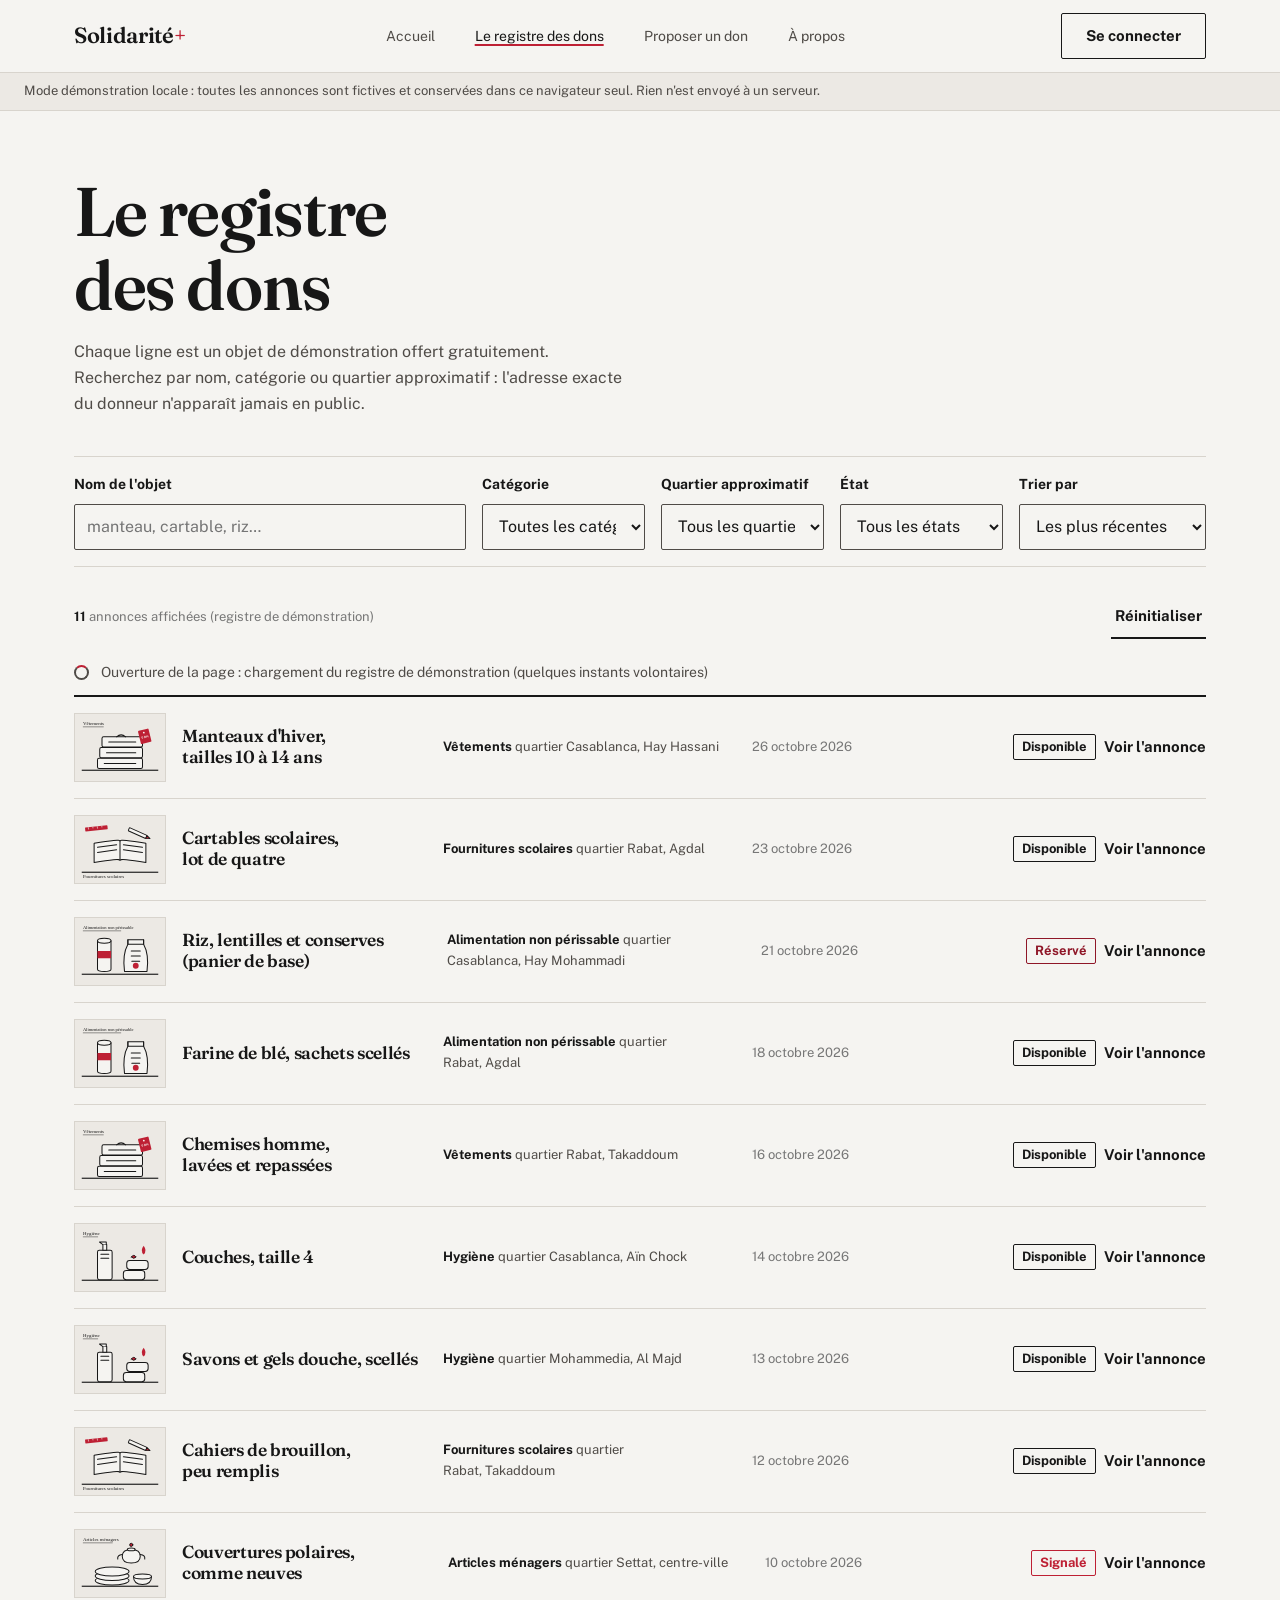
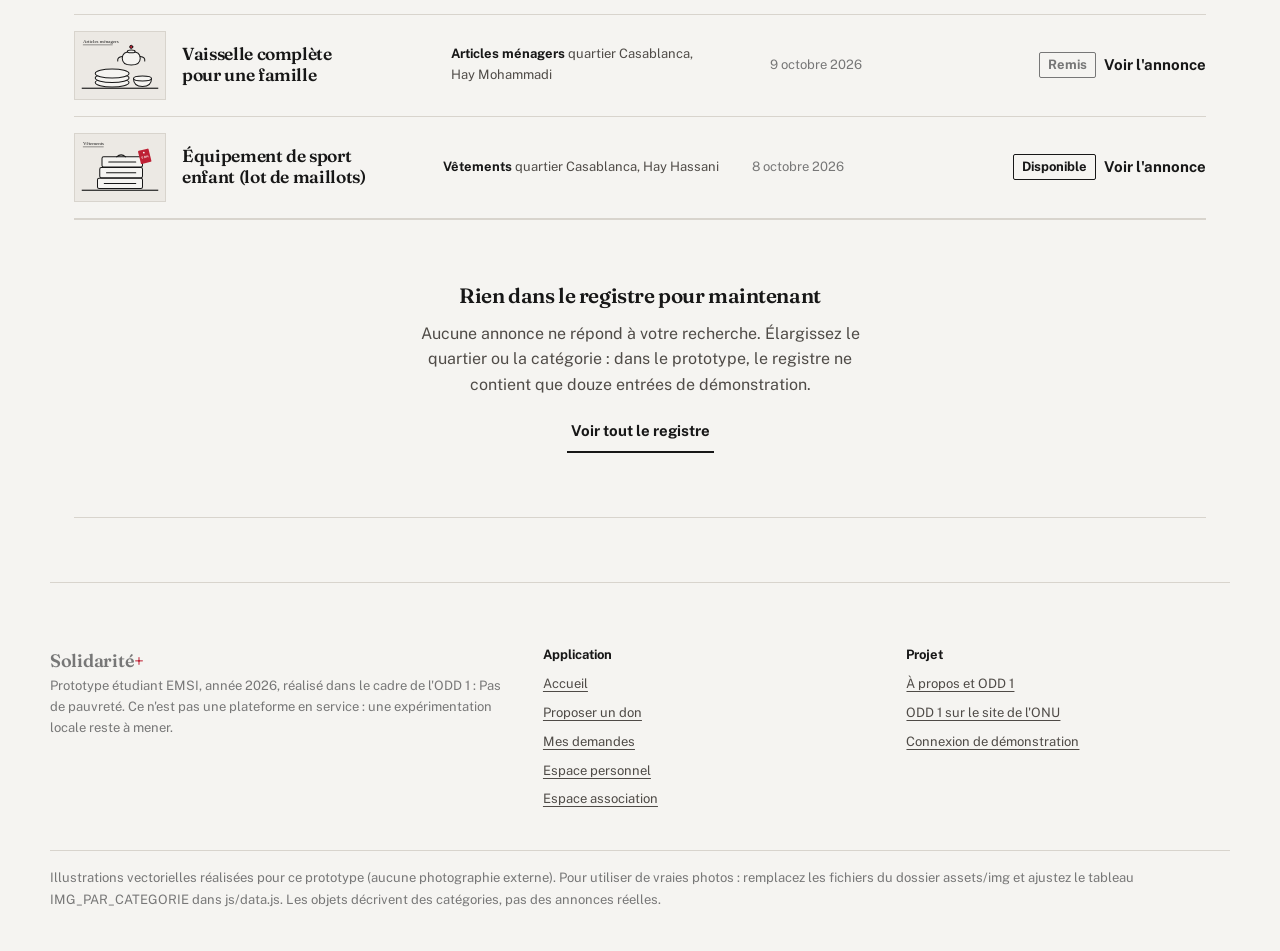
<file: dons.html>
<!DOCTYPE html>
<html lang="fr">
<head>
  <meta charset="UTF-8">
  <meta name="viewport" content="width=device-width, initial-scale=1.0">
  <meta name="description" content="Le registre des dons de Solidarité+ : rechercher un objet essentiel par nom, catégorie, quartier et état. Données de démonstration.">
  <title>Le registre des dons | Solidarité+</title>
  <link rel="preconnect" href="https://fonts.googleapis.com">
  <link rel="preconnect" href="https://fonts.gstatic.com" crossorigin>
  <link rel="stylesheet" href="https://fonts.googleapis.com/css2?family=Fraunces:opsz,wght@9..144,600&family=Public+Sans:wght@400;700&display=swap">
  <link rel="stylesheet" href="style.css">
  <script src="js/data.js" defer></script>
  <script src="js/store.js" defer></script>
  <script src="js/registre.js" defer></script>
</head>
<body>

<a class="skip-link" href="#contenu">Aller au contenu</a>

<header class="site-header">
  <div class="container">
    <a class="wordmark" href="index.html">Solidarité<strong>+</strong></a>

    <nav class="site-nav" aria-label="Navigation principale">
      <a href="index.html">Accueil</a>
      <a class="actuel" href="dons.html">Le registre des dons</a>
      <a href="proposer.html">Proposer un don</a>
      <a href="a-propos.html">À propos</a>
    </nav>

    <div class="nav-actions">
      <p class="session-chip" aria-live="polite"></p>
      <details class="nav-details">
        <summary class="nav-burger-menu">Menu</summary>
        <ul>
          <li><a href="index.html">Accueil</a></li>
          <li><a class="actuel" href="dons.html">Le registre des dons</a></li>
          <li><a href="proposer.html">Proposer un don</a></li>
          <li><a href="tableau-de-bord.html">Espace personnel</a></li>
          <li><a href="association.html">Espace association</a></li>
          <li><a href="a-propos.html">À propos</a></li>
          <li><a href="connexion.html">Se connecter</a></li>
        </ul>
      </details>
      <a class="btn btn-ghost connexion-desktop" href="connexion.html">Se connecter</a>
    </div>
  </div>
</header>

<p class="env-note"><span class="container">Mode démonstration locale : toutes les annonces sont fictives et conservées dans ce navigateur seul. Rien n'est envoyé à un serveur.</span></p>

<main id="contenu" class="container">

  <section class="page-intro">
    <h1>Le registre des dons</h1>
    <p>Chaque ligne est un objet de démonstration offert gratuitement. Recherchez par nom, catégorie ou quartier approximatif : l'adresse exacte du donneur n'apparaît jamais en public.</p>
  </section>

  <form class="toolbar" id="filtres" role="search" aria-label="Rechercher dans le registre">
    <label class="field">
      <span>Nom de l'objet</span>
      <input type="search" id="recherche" name="q" placeholder="manteau, cartable, riz…" aria-describedby="compte-resultats">
    </label>

    <label class="field">
      <span>Catégorie</span>
      <select id="categorie" name="categorie">
        <option value="">Toutes les catégories</option>
        <option>Vêtements</option>
        <option>Fournitures scolaires</option>
        <option>Hygiène</option>
        <option>Alimentation non périssable</option>
        <option>Articles ménagers</option>
      </select>
    </label>

    <label class="field">
      <span>Quartier approximatif</span>
      <select id="quartier" name="quartier">
        <option value="">Tous les quartiers</option>
        <option value="Casablanca">Casablanca</option>
        <option value="Rabat">Rabat</option>
        <option value="Mohammedia">Mohammedia</option>
        <option value="Settat">Settat</option>
      </select>
    </label>

    <label class="field">
      <span>État</span>
      <select id="etat" name="etat">
        <option value="">Tous les états</option>
        <option>Excellent</option>
        <option>Bon</option>
        <option>Moyen</option>
      </select>
    </label>

    <label class="field">
      <span>Trier par</span>
      <select id="tri" name="tri">
        <option value="recent">Les plus récentes</option>
        <option value="ancien">Les plus anciennes</option>
        <option value="titre">Titre de A à Z</option>
      </select>
    </label>
  </form>

  <section aria-labelledby="resultats-registre">
    <h2 id="resultats-registre" class="sr-only">Résultats de la recherche</h2>
    <div class="resultats-bar">
      <p id="compte-resultats" aria-live="polite" role="status"><b>0</b> annonce du registre</p>
      <button type="button" class="btn-quiet" id="reinitialiser">Réinitialiser</button>
    </div>

    <div class="chargement" id="chargement" hidden>
      <div class="filet-rotation" aria-hidden="true"></div>
      <span role="status">Ouverture de la page : chargement du registre de démonstration (quelques instants volontaires)</span>
    </div>

    <div id="panneau-erreur" class="notice notice-erreur" hidden>
      <p>Erreur de chargement : le stockage local de ce navigateur est indisponible. Aucune donnée ne peut être lue ni enregistrée (mode navigation privée ou quota verrouillé). La page ne peut pas fonctionner sans stockage local.</p>
      <p><button type="button" class="btn-quiet" id="reessayer">Réessayer</button></p>
    </div>

    <div class="registre" id="liste-annonces" aria-live="polite" aria-busy="true"></div>

    <div class="vide" id="etat-vide" hidden>
      <h3>Rien dans le registre pour maintenant</h3>
      <p>Aucune annonce ne répond à votre recherche. Élargissez le quartier ou la catégorie : dans le prototype, le registre ne contient que douze entrées de démonstration.</p>
      <button type="button" class="btn-quiet" id="voir-tout">Voir tout le registre</button>
    </div>

  </section>

</main>

<footer class="site-footer container">
  <div>
    <p class="wordmark">Solidarité<strong>+</strong></p>
    <p>Prototype étudiant EMSI, année 2026, réalisé dans le cadre de l'ODD 1 : Pas de pauvreté. Ce n'est pas une plateforme en service : une expérimentation locale reste à mener.</p>
  </div>
  <nav aria-label="Liens du site">
    <h4>Application</h4>
    <ul>
      <li><a href="index.html">Accueil</a></li>
      <li><a href="proposer.html">Proposer un don</a></li>
      <li><a href="demandes.html">Mes demandes</a></li>
      <li><a href="tableau-de-bord.html">Espace personnel</a></li>
      <li><a href="association.html">Espace association</a></li>
    </ul>
  </nav>
  <nav aria-label="Infos projet">
    <h4>Projet</h4>
    <ul>
      <li><a href="a-propos.html">À propos et ODD 1</a></li>
      <li><a href="https://sdgs.un.org/goals/goal1" target="_blank" rel="noopener noreferrer">ODD 1 sur le site de l'ONU</a></li>
      <li><a href="connexion.html">Connexion de démonstration</a></li>
    </ul>
  </nav>
  <div class="credits-photos">
    <p>Illustrations vectorielles réalisées pour ce prototype (aucune photographie externe). Pour utiliser de vraies photos : remplacez les fichiers du dossier assets/img et ajustez le tableau IMG_PAR_CATEGORIE dans js/data.js. Les objets décrivent des catégories, pas des annonces réelles.</p>
  </div>
</footer>

</body>
</html>
</file>
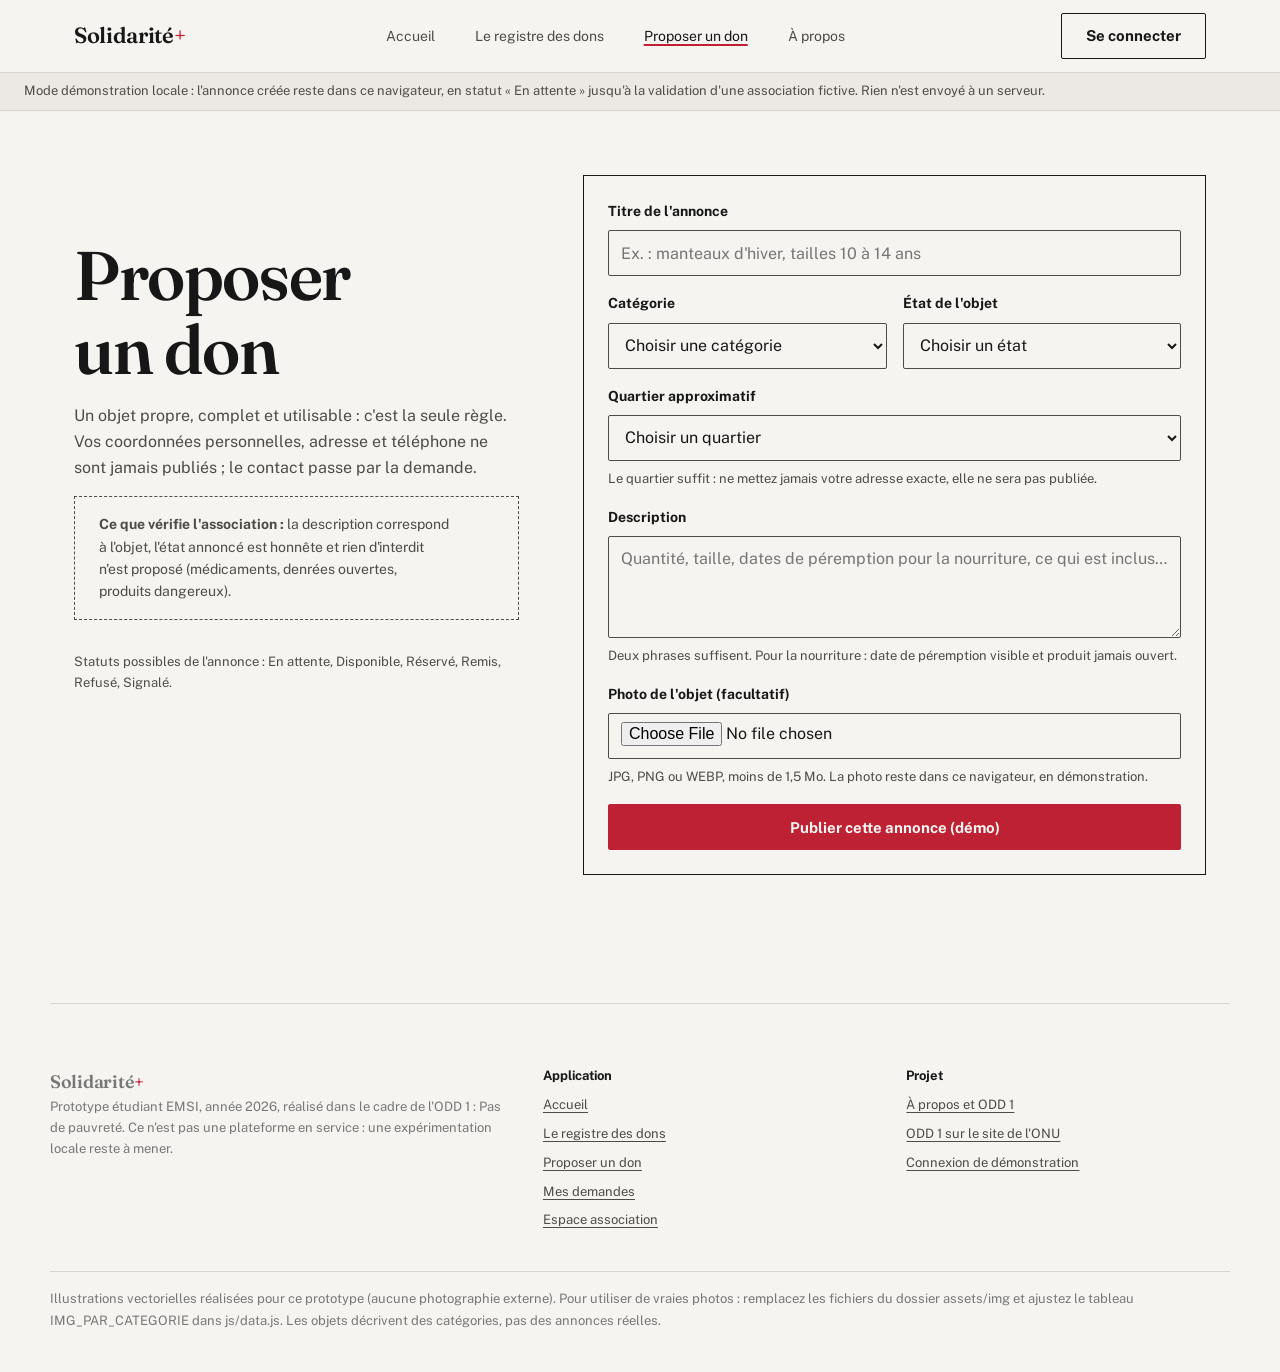
<file: proposer.html>
<!DOCTYPE html>
<html lang="fr">
<head>
  <meta charset="UTF-8">
  <meta name="viewport" content="width=device-width, initial-scale=1.0">
  <meta name="description" content="Proposer un don sur Solidarité+ : titre, catégorie, état, quartier approximatif et description. Formulaire de démonstration.">
  <title>Proposer un don | Solidarité+</title>
  <link rel="preconnect" href="https://fonts.googleapis.com">
  <link rel="preconnect" href="https://fonts.gstatic.com" crossorigin>
  <link rel="stylesheet" href="https://fonts.googleapis.com/css2?family=Fraunces:opsz,wght@9..144,600&family=Public+Sans:wght@400;700&display=swap">
  <link rel="stylesheet" href="style.css">
  <script src="js/data.js" defer></script>
  <script src="js/store.js" defer></script>
  <script src="js/proposer.js" defer></script>
</head>
<body>

<a class="skip-link" href="#contenu">Aller au contenu</a>

<header class="site-header">
  <div class="container">
    <a class="wordmark" href="index.html">Solidarité<strong>+</strong></a>

    <nav class="site-nav" aria-label="Navigation principale">
      <a href="index.html">Accueil</a>
      <a href="dons.html">Le registre des dons</a>
      <a class="actuel" href="proposer.html">Proposer un don</a>
      <a href="a-propos.html">À propos</a>
    </nav>

    <div class="nav-actions">
      <p class="session-chip" aria-live="polite"></p>
      <details class="nav-details">
        <summary class="nav-burger-menu">Menu</summary>
        <ul>
          <li><a href="index.html">Accueil</a></li>
          <li><a href="dons.html">Le registre des dons</a></li>
          <li><a class="actuel" href="proposer.html">Proposer un don</a></li>
          <li><a href="tableau-de-bord.html">Espace personnel</a></li>
          <li><a href="association.html">Espace association</a></li>
          <li><a href="a-propos.html">À propos</a></li>
          <li><a href="connexion.html">Se connecter</a></li>
        </ul>
      </details>
      <a class="btn btn-ghost connexion-desktop" href="connexion.html">Se connecter</a>
    </div>
  </div>
</header>

<p class="env-note"><span class="container">Mode démonstration locale : l'annonce créée reste dans ce navigateur, en statut « En attente » jusqu'à la validation d'une association fictive. Rien n'est envoyé à un serveur.</span></p>

<main id="contenu" class="container">

  <div class="publier">

    <div class="page-intro">
      <h1>Proposer un don</h1>
      <p>Un objet propre, complet et utilisable : c'est la seule règle. Vos coordonnées personnelles, adresse et téléphone ne sont jamais publiés ; le contact passe par la demande.</p>
      <div class="notice notice-info">
        <p><b>Ce que vérifie l'association :</b> la description correspond à l'objet, l'état annoncé est honnête et rien d'interdit n'est proposé (médicaments, denrées ouvertes, produits dangereux).</p>
      </div>
      <p class="hero-note">Statuts possibles de l'annonce : En attente, Disponible, Réservé, Remis, Refusé, Signalé.</p>
    </div>

    <form class="form-card" id="form-don" novalidate>
      <div class="field">
        <label for="don-titre">Titre de l'annonce</label>
        <input id="don-titre" name="titre" type="text" maxlength="90" placeholder="Ex. : manteaux d'hiver, tailles 10 à 14 ans" aria-describedby="err-titre">
        <p class="erreur" id="err-titre" hidden>Donnez un titre de 8 caractères au moins, avec le nom de l'objet et la quantité.</p>
      </div>

      <div class="deux-champs">
        <div class="field">
          <label for="don-categorie">Catégorie</label>
          <select id="don-categorie" name="categorie" aria-describedby="err-categorie">
            <option value="">Choisir une catégorie</option>
            <option>Vêtements</option>
            <option>Fournitures scolaires</option>
            <option>Hygiène</option>
            <option>Alimentation non périssable</option>
            <option>Articles ménagers</option>
          </select>
          <p class="erreur" id="err-categorie" hidden>Choisissez une des cinq catégories.</p>
        </div>

        <div class="field">
          <label for="don-etat">État de l'objet</label>
          <select id="don-etat" name="etat" aria-describedby="err-etat">
            <option value="">Choisir un état</option>
            <option>Excellent</option>
            <option>Bon</option>
            <option>Moyen</option>
          </select>
          <p class="erreur" id="err-etat" hidden>Choisissez un état honnête : l'objet doit rester utilisable.</p>
        </div>
      </div>

      <div class="field">
        <label for="don-quartier">Quartier approximatif</label>
        <select id="don-quartier" name="quartier" aria-describedby="aide-quartier err-quartier">
          <option value="">Choisir un quartier</option>
          <option>Casablanca, Hay Hassani</option>
          <option>Casablanca, Hay Mohammadi</option>
          <option>Casablanca, Aïn Chock</option>
          <option>Rabat, Agdal</option>
          <option>Rabat, Takaddoum</option>
          <option>Mohammedia, Al Majd</option>
          <option>Mohammedia, El Alia</option>
          <option>Settat, centre-ville</option>
        </select>
        <p class="aide" id="aide-quartier">Le quartier suffit : ne mettez jamais votre adresse exacte, elle ne sera pas publiée.</p>
        <p class="erreur" id="err-quartier" hidden>Choisissez le quartier approximatif du point de remise.</p>
      </div>

      <div class="field">
        <label for="don-description">Description</label>
        <textarea id="don-description" name="description" rows="4" maxlength="400" placeholder="Quantité, taille, dates de péremption pour la nourriture, ce qui est inclus…" aria-describedby="aide-description err-description"></textarea>
        <p class="aide" id="aide-description">Deux phrases suffisent. Pour la nourriture : date de péremption visible et produit jamais ouvert.</p>
        <p class="erreur" id="err-description" hidden>Écrivez au moins 30 caractères : la personne doit comprendre ce qu'elle recevra.</p>
      </div>

      <div class="field">
        <label for="don-image">Photo de l'objet (facultatif)</label>
        <input id="don-image" name="image" type="file" accept="image/jpeg,image/png,image/webp" aria-describedby="aide-image err-image">
        <p class="aide" id="aide-image">JPG, PNG ou WEBP, moins de 1,5 Mo. La photo reste dans ce navigateur, en démonstration.</p>
        <p class="erreur" id="err-image" hidden>Choisissez une image JPG, PNG ou WEBP de moins de 1,5 Mo.</p>
        <img class="preview-image" id="preview-image" alt="Aperçu de la photo choisie pour l'annonce" hidden>
      </div>

      <button type="submit" class="btn btn-primary">Publier cette annonce (démo)</button>

      <div class="notice notice-erreur" id="notice-echec" hidden>
        <p>Le formulaire contient des erreurs : corrigez les champs marqués en rouge, puis republiez.</p>
      </div>
    </form>
  </div>

  <div class="notice notice-succes" id="notice-succes" hidden role="status">
    <p><b>Annonce enregistrée dans ce navigateur (démonstration).</b> Rien n'a été envoyé à un serveur. Son statut est « En attente » : elle apparaît dans <a href="association.html">l'espace association</a> pour être validée, et dans <a href="tableau-de-bord.html">votre tableau de bord</a>.</p>
    <p id="succes-lien"></p>
  </div>

</main>

<footer class="site-footer container">
  <div>
    <p class="wordmark">Solidarité<strong>+</strong></p>
    <p>Prototype étudiant EMSI, année 2026, réalisé dans le cadre de l'ODD 1 : Pas de pauvreté. Ce n'est pas une plateforme en service : une expérimentation locale reste à mener.</p>
  </div>
  <nav aria-label="Liens du site">
    <h4>Application</h4>
    <ul>
      <li><a href="index.html">Accueil</a></li>
      <li><a href="dons.html">Le registre des dons</a></li>
      <li><a href="proposer.html">Proposer un don</a></li>
      <li><a href="demandes.html">Mes demandes</a></li>
      <li><a href="association.html">Espace association</a></li>
    </ul>
  </nav>
  <nav aria-label="Infos projet">
    <h4>Projet</h4>
    <ul>
      <li><a href="a-propos.html">À propos et ODD 1</a></li>
      <li><a href="https://sdgs.un.org/goals/goal1" target="_blank" rel="noopener noreferrer">ODD 1 sur le site de l'ONU</a></li>
      <li><a href="connexion.html">Connexion de démonstration</a></li>
    </ul>
  </nav>
  <div class="credits-photos">
    <p>Illustrations vectorielles réalisées pour ce prototype (aucune photographie externe). Pour utiliser de vraies photos : remplacez les fichiers du dossier assets/img et ajustez le tableau IMG_PAR_CATEGORIE dans js/data.js. Les objets décrivent des catégories, pas des annonces réelles.</p>
  </div>
</footer>

</body>
</html>
</file>
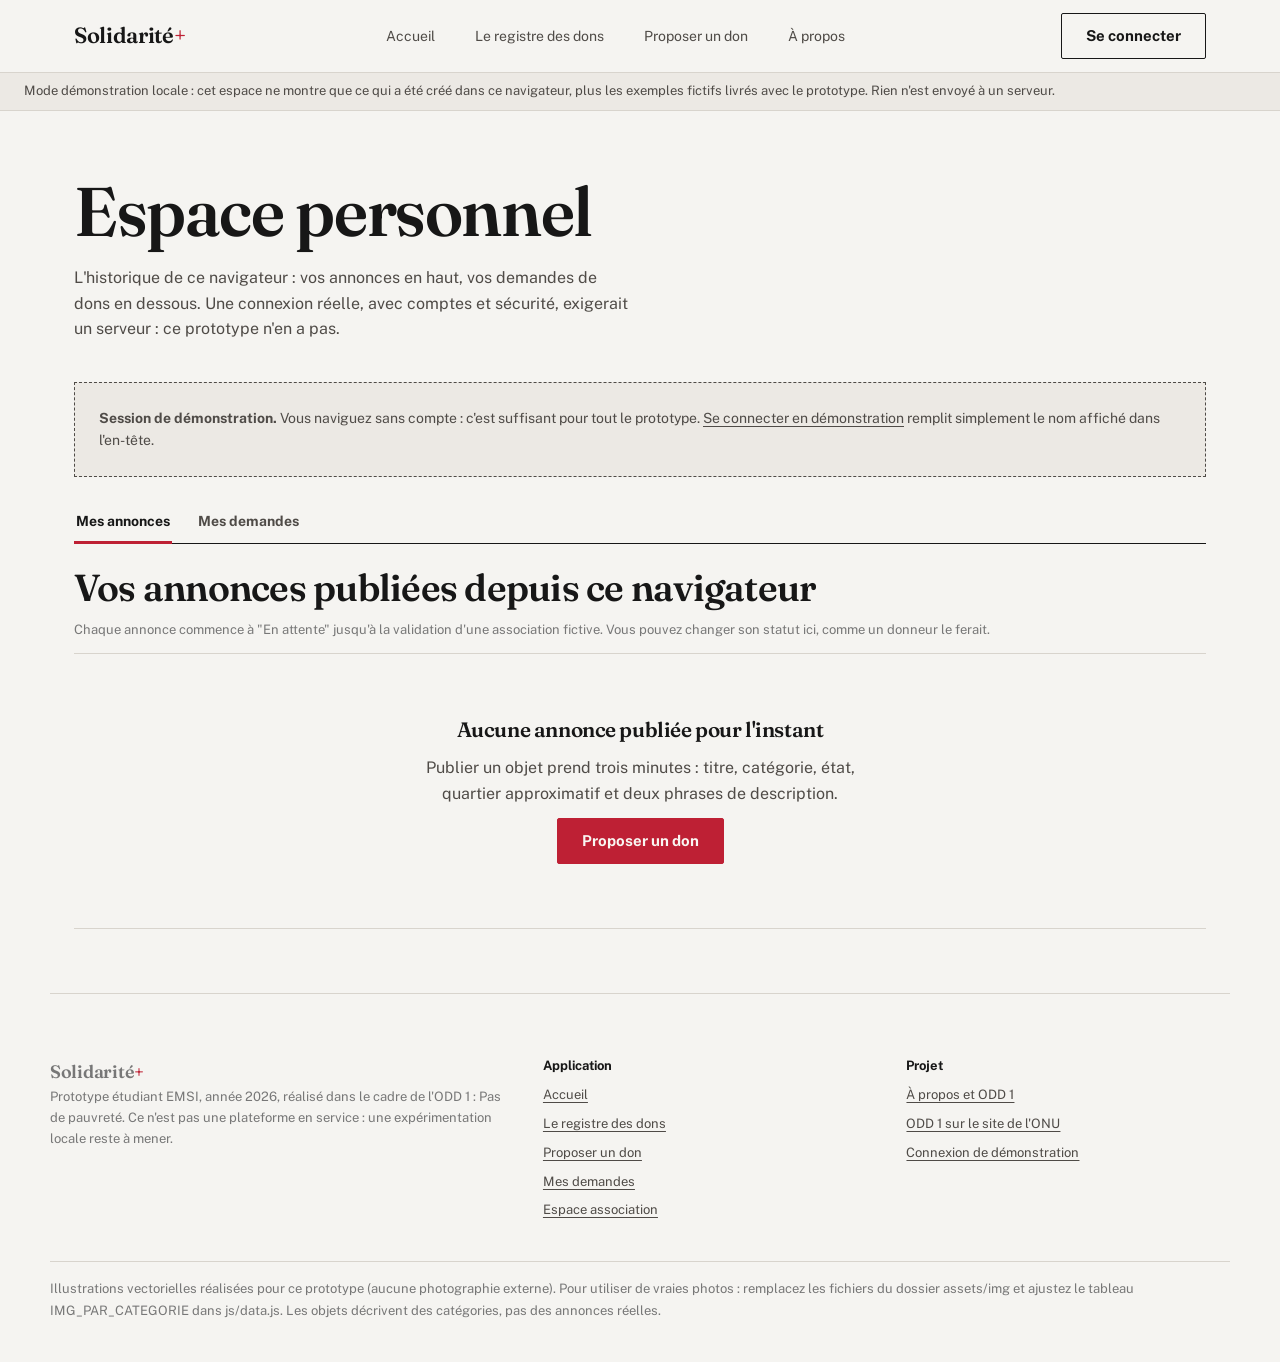
<file: tableau-de-bord.html>
<!DOCTYPE html>
<html lang="fr">
<head>
  <meta charset="UTF-8">
  <meta name="viewport" content="width=device-width, initial-scale=1.0">
  <meta name="description" content="Espace personnel de démonstration Solidarité+ : historique de vos annonces et de vos demandes de dons, avec leurs statuts.">
  <title>Espace personnel | Solidarité+</title>
  <link rel="preconnect" href="https://fonts.googleapis.com">
  <link rel="preconnect" href="https://fonts.gstatic.com" crossorigin>
  <link rel="stylesheet" href="https://fonts.googleapis.com/css2?family=Fraunces:opsz,wght@9..144,600&family=Public+Sans:wght@400;700&display=swap">
  <link rel="stylesheet" href="style.css">
  <script src="js/data.js" defer></script>
  <script src="js/store.js" defer></script>
  <script src="js/bord.js" defer></script>
</head>
<body>

<a class="skip-link" href="#contenu">Aller au contenu</a>

<header class="site-header">
  <div class="container">
    <a class="wordmark" href="index.html">Solidarité<strong>+</strong></a>

    <nav class="site-nav" aria-label="Navigation principale">
      <a href="index.html">Accueil</a>
      <a href="dons.html">Le registre des dons</a>
      <a href="proposer.html">Proposer un don</a>
      <a href="a-propos.html">À propos</a>
    </nav>

    <div class="nav-actions">
      <p class="session-chip" aria-live="polite"></p>
      <details class="nav-details">
        <summary class="nav-burger-menu">Menu</summary>
        <ul>
          <li><a href="index.html">Accueil</a></li>
          <li><a href="dons.html">Le registre des dons</a></li>
          <li><a href="proposer.html">Proposer un don</a></li>
          <li><a class="actuel" href="tableau-de-bord.html">Espace personnel</a></li>
          <li><a href="association.html">Espace association</a></li>
          <li><a href="a-propos.html">À propos</a></li>
          <li><a href="connexion.html">Se connecter</a></li>
        </ul>
      </details>
      <a class="btn btn-ghost connexion-desktop" href="connexion.html">Se connecter</a>
    </div>
  </div>
</header>

<p class="env-note"><span class="container">Mode démonstration locale : cet espace ne montre que ce qui a été créé dans ce navigateur, plus les exemples fictifs livrés avec le prototype. Rien n'est envoyé à un serveur.</span></p>

<main id="contenu" class="container">

  <section class="page-intro">
    <h1>Espace personnel</h1>
    <p>L'historique de ce navigateur : vos annonces en haut, vos demandes de dons en dessous. Une connexion réelle, avec comptes et sécurité, exigerait un serveur : ce prototype n'en a pas.</p>
  </section>

  <div class="acces-encart" id="acces">
    <p><b>Session de démonstration.</b> Vous naviguez sans compte : c'est suffisant pour tout le prototype. <a href="connexion.html">Se connecter en démonstration</a> remplit simplement le nom affiché dans l'en-tête.</p>
  </div>

  <div class="onglets" role="tablist" aria-label="Historique">
    <button type="button" role="tab" aria-selected="true" data-panneau="panneau-dons" id="onglet-dons">Mes annonces</button>
    <button type="button" role="tab" aria-selected="false" data-panneau="panneau-demandes" id="onglet-demandes">Mes demandes</button>
  </div>

  <section class="panneau" id="panneau-dons" role="tabpanel" aria-labelledby="onglet-dons">
    <h2>Vos annonces publiées depuis ce navigateur</h2>
    <p class="resultats-bar">Chaque annonce commence à "En attente" jusqu'à la validation d'une association fictive. Vous pouvez changer son statut ici, comme un donneur le ferait.</p>
    <div class="entree-stack" id="liste-mes-dons" aria-live="polite"></div>
    <div class="vide" id="vide-dons" hidden>
      <h3>Aucune annonce publiée pour l'instant</h3>
      <p>Publier un objet prend trois minutes : titre, catégorie, état, quartier approximatif et deux phrases de description.</p>
      <a class="btn btn-primary" href="proposer.html">Proposer un don</a>
    </div>
  </section>

  <section class="panneau" id="panneau-demandes" role="tabpanel" aria-labelledby="onglet-demandes" hidden>
    <h2>Vos demandes de dons</h2>
    <p class="resultats-bar">Le suivi complet des statuts se trouve dans <a href="demandes.html">Mes demandes</a>. Ici, la même liste, en résumé.</p>
    <div class="entree-stack" id="liste-mes-demandes" aria-live="polite"></div>
    <div class="vide" id="vide-demandes" hidden>
      <h3>Aucune demande envoyée pour l'instant</h3>
      <p>Ouvrez une annonce du registre et demandez-la : la demande apparaîtra ici avec son statut.</p>
      <a class="btn btn-primary" href="dons.html">Trouver un don</a>
    </div>
  </section>

</main>

<footer class="site-footer container">
  <div>
    <p class="wordmark">Solidarité<strong>+</strong></p>
    <p>Prototype étudiant EMSI, année 2026, réalisé dans le cadre de l'ODD 1 : Pas de pauvreté. Ce n'est pas une plateforme en service : une expérimentation locale reste à mener.</p>
  </div>
  <nav aria-label="Liens du site">
    <h4>Application</h4>
    <ul>
      <li><a href="index.html">Accueil</a></li>
      <li><a href="dons.html">Le registre des dons</a></li>
      <li><a href="proposer.html">Proposer un don</a></li>
      <li><a href="demandes.html">Mes demandes</a></li>
      <li><a href="association.html">Espace association</a></li>
    </ul>
  </nav>
  <nav aria-label="Infos projet">
    <h4>Projet</h4>
    <ul>
      <li><a href="a-propos.html">À propos et ODD 1</a></li>
      <li><a href="https://sdgs.un.org/goals/goal1" target="_blank" rel="noopener noreferrer">ODD 1 sur le site de l'ONU</a></li>
      <li><a href="connexion.html">Connexion de démonstration</a></li>
    </ul>
  </nav>
  <div class="credits-photos">
    <p>Illustrations vectorielles réalisées pour ce prototype (aucune photographie externe). Pour utiliser de vraies photos : remplacez les fichiers du dossier assets/img et ajustez le tableau IMG_PAR_CATEGORIE dans js/data.js. Les objets décrivent des catégories, pas des annonces réelles.</p>
  </div>
</footer>

</body>
</html>
</file>
<file: style.css>
/* Hallmark · v2.0.0 · theme: custom · idea: "chaque don est une ligne d'un registre de quartier, un fait documenté et non une émotion" · vibe: "éditorial documentaire sobre DESSIN SOLIDARITÉ" · paper: #F5F4F1 light · ink: #171717 · accent: #BE2034 warm (rouge rhubarbe), posture Committed (une bande rouge, un traitement N&B des photos, le reste en signal) · faces: Fraunces 600 display, Public Sans 400/700 · hero: Ledge éditorial, grande serif à gauche, photo traitée à droite, actions sous la lede · posture: paper-light / roman-serif / chromatic-rouge
   pre-emit critique: P4 H4 E4 S4 R4 V4 · weakest: E, bibliothèque de composants longue à poser en CSS pur, corrigé en iterant un seul système partagé entre les 9 écrans
   Fini:
   Hallmark · waive 83 · il y a une photo de héros et trois illustrations de catégorie, la moitié de la page reste typographique · le sujet de la page est le registre, pas la galerie
*/
/* Système de design Solidarité+ : prototype étudiant, mode démo local */

:root {
  /* Couleurs (brief client) */
  --paper: #F5F4F1;
  --paper-2: #ECE9E4;
  --paper-3: #E0DCD5;
  --ink: #171717;
  --ink-band: #171717;
  --ink-on-band: #F5F4F1;
  --ink-soft: #4F4B47;
  --muted: #777777;
  --muted-on-band: #B9B4AD;
  --accent: #BE2034;
  --accent-ink: #8F1728;
  --accent-on: #F9F6F2;
  --accent-wash: #F0E2E0;
  --rule: #D8D4CD;
  --rule-ink: #4F4B47;
  --rule-on-band: #3B3936;
  --shadow: 0 1px 2px #17171714;
  --shadow-soft: 0 14px 34px #1717171A;

  /* Typographie */
  --font-display: "Fraunces", Georgia, serif;
  --font-body: "Public Sans", "Segoe UI", Arial, sans-serif;
  --text-display: clamp(2.6rem, 5.6vw, 4.3rem);
  --text-section: clamp(1.6rem, 3vw, 2.35rem);
  --text-title: 1.3rem;
  --text-body: 1rem;
  --text-small: 0.875rem;
  --text-tiny: 0.8125rem;

  /* Espacement */
  --space-3xs: 2px;
  --space-2xs: 4px;
  --space-xs: 8px;
  --space-sm: 12px;
  --space-md: 16px;
  --space-lg: 24px;
  --space-xl: 40px;
  --space-2xl: 64px;
  --space-3xl: 96px;
  --space-4xl: 144px;

  /* Surfaces et contrôles */
  --radius: 2px;
  --container: 1180px;
  --control-h: 46px;
  --z-sticky: 200;

  /* Mouvement */
  --dur-micro: 120ms;
  --dur-short: 220ms;
  --dur-long: 420ms;
  --ease-out: cubic-bezier(0.22, 1, 0.36, 1);
  --ease-in-out: cubic-bezier(0.65, 0, 0.35, 1);
}

* { box-sizing: border-box; }

html {
  overflow-x: clip;
  scroll-behavior: smooth;
  scroll-padding-top: 84px;
}

body {
  overflow-x: clip;
  margin: 0;
  background: var(--paper);
  color: var(--ink);
  font-family: var(--font-body);
  font-size: var(--text-body);
  line-height: 1.6;
  -webkit-font-smoothing: antialiased;
}

::selection { background: var(--accent); color: var(--accent-on); }

h1, h2, h3 {
  font-family: var(--font-display);
  font-weight: 600;
  line-height: 1.08;
  letter-spacing: -0.02em;
  overflow-wrap: break-word;
  min-width: 0;
  text-wrap: balance;
  margin: 0;
}

h1 { font-size: var(--text-display); text-wrap: balance; }
h2 { font-size: var(--text-section); max-width: 30ch; }
h3 { font-size: var(--text-title); line-height: 1.2; max-width: 40ch; }

p { margin: 0; text-wrap: pretty; }

p.lede {
  font-size: 1.125rem;
  line-height: 1.55;
  color: var(--ink-soft);
  max-width: 58ch;
}

a { color: inherit; text-decoration: underline; text-decoration-thickness: 1px; text-underline-offset: 0.2em; }
a:hover { color: var(--accent-ink); }

img { max-width: 100%; height: auto; display: block; }

:focus-visible {
  outline: 2px solid var(--accent);
  outline-offset: 2px;
  border-radius: var(--space-3xs);
}

.on-band :focus-visible {
  outline-color: var(--paper);
}

@media (prefers-reduced-motion: reduce) {
  html { scroll-behavior: auto; }
  *, *::before, *::after {
    animation-duration: 0.01ms !important;
    animation-iteration-count: 1 !important;
    transition-duration: 0.01ms !important;
  }
}

.skip-link {
  position: absolute;
  left: var(--space-md);
  top: var(--space-md);
  z-index: 600;
  padding: var(--space-sm) var(--space-md);
  background: var(--ink);
  color: var(--ink-on-band);
  transform: translateY(calc(-100% - var(--space-lg)));
  transition: transform var(--dur-short) var(--ease-out);
}

.skip-link:focus { transform: translateY(0); }

.sr-only {
  position: absolute;
  width: 1px;
  height: 1px;
  padding: 0;
  margin: -1px;
  overflow: hidden;
  clip-path: inset(50%);
  white-space: nowrap;
}


/* Conteneur */
.container {
  width: 100%;
  max-width: var(--container);
  margin-inline: auto;
  padding-inline: var(--space-lg);
}

@media (min-width: 1440px) {
  .container { padding-inline: var(--space-2xl); }
}

/* En-tête */
.site-header {
  background: var(--paper);
  border-bottom: 1px solid var(--rule);
  position: sticky;
  top: 0;
  z-index: var(--z-sticky);
}

.site-header .container {
  display: flex;
  align-items: center;
  gap: var(--space-lg);
  min-height: 72px;
  justify-content: space-between;
}

.wordmark {
  font-family: var(--font-display);
  font-weight: 600;
  font-size: 1.375rem;
  text-decoration: none;
  white-space: nowrap;
  letter-spacing: -0.015em;
}

.wordmark strong { color: var(--accent); font-weight: 600; }

.site-nav { display: flex; align-items: center; gap: var(--space-xl); }

.site-nav a {
  text-decoration: none;
  font-size: var(--text-small);
  color: var(--ink-soft);
  min-width: 0;
}

.site-nav a:hover { color: var(--accent-ink); text-decoration: underline; }

.site-nav a.actuel {
  color: var(--ink);
  text-decoration: underline;
  text-decoration-color: var(--accent);
  text-decoration-thickness: 2px;
}

.session-chip {
  font-size: var(--text-tiny);
  color: var(--muted);
  white-space: nowrap;
}

.session-chip b { color: var(--ink); font-weight: 700; }

.nav-actions { display: flex; align-items: center; gap: var(--space-md); }

.nav-menu { display: contents; }

.nav-burger-menu {
  display: none;
  font-size: 0.9375rem;
  font-weight: 700;
  list-style: none;
  background: none;
  border: 1px solid var(--rule-ink);
  border-radius: var(--radius);
  padding: var(--space-xs) var(--space-md);
  cursor: pointer;
  color: var(--ink);
  min-height: var(--control-h);
  min-width: 88px;
  display: inline-flex;
  align-items: center;
  justify-content: center;
}

.nav-details { display: none; }
.nav-details summary::marker { content: ""; }
.nav-details > ul {
  list-style: none;
  margin: 0;
  padding: var(--space-md) var(--space-lg) var(--space-lg);
  display: grid;
  gap: var(--space-sm);
}
.nav-details > ul a { font-size: 1rem; text-decoration: none; }

@media (max-width: 820px) {
  .site-nav { display: none; }
  .connexion-desktop { display: none; }
  .site-header .container { flex-wrap: wrap; }
  .nav-details { display: block; flex: 1 0 100%; }
  .nav-details > ul { padding-inline: 0; }
}

/* Note d'environnement (mode démo) */
.env-note {
  padding: var(--space-xs) 0;
  background: var(--paper-2);
  border-bottom: 1px solid var(--rule);
  font-size: var(--text-tiny);
  color: var(--ink-soft);
}

.env-note b { font-weight: 700; }

/* Boutons et liens d'action */
.btn {
  display: inline-flex;
  align-items: center;
  justify-content: center;
  gap: var(--space-sm);
  min-height: var(--control-h);
  padding: var(--space-xs) var(--space-lg);
  border: 1px solid transparent;
  border-radius: var(--radius);
  font-family: var(--font-body);
  font-size: 0.9375rem;
  font-weight: 700;
  text-decoration: none;
  cursor: pointer;
  white-space: nowrap;
}

.btn-primary {
  background: var(--accent);
  color: var(--accent-on);
  border-color: var(--accent);
}

.btn-primary:hover { background: var(--accent-ink); border-color: var(--accent-ink); color: var(--accent-on); }
.btn-primary:active { transform: translateY(1px); }
.btn-primary[disabled] { opacity: 0.55; cursor: not-allowed; transform: none; }

.btn-ghost {
  background: transparent;
  color: var(--ink);
  border-color: var(--ink);
}

.btn-ghost:hover { color: var(--accent-ink); border-color: var(--accent-ink); }
.btn-ghost:active { transform: translateY(1px); }
.btn-ghost[disabled] { opacity: 0.55; cursor: not-allowed; }

.btn-quiet {
  display: inline-flex;
  align-items: center;
  gap: var(--space-xs);
  min-height: 44px;
  background: none;
  border: 0;
  border-bottom: 2px solid var(--ink);
  border-radius: 0;
  padding: var(--space-3xs) var(--space-2xs);
  font-family: var(--font-body);
  font-weight: 700;
  font-size: 0.9375rem;
  color: var(--ink);
  cursor: pointer;
  white-space: nowrap;
}

.btn-quiet:hover { color: var(--accent-ink); border-color: var(--accent-ink); }
.btn-quiet[disabled] { opacity: 0.55; cursor: not-allowed; }

.on-band .btn-ghost { color: var(--ink-on-band); border-color: var(--muted-on-band); }
.on-band .btn-ghost:hover { color: var(--accent-on); border-color: var(--accent-on); }

.band-accent .btn-quiet { color: var(--accent-on); border-bottom-color: var(--accent-on); }
.band-accent .btn-quiet:hover { color: var(--paper); border-bottom-color: var(--paper); }

.one-action { gap: var(--space-md); display: flex; flex-wrap: wrap; align-items: center; }

/* Statuts */
.statut {
  display: inline-block;
  font-size: var(--text-tiny);
  font-weight: 700;
  letter-spacing: normal;
  color: var(--ink-soft);
  border: 1px solid var(--rule-ink);
  border-radius: var(--radius);
  padding: var(--space-3xs) var(--space-xs);
  white-space: nowrap;
}

.statut-disponible { color: var(--ink); border-color: var(--ink); }
.statut-reserve { color: var(--accent-ink); border-color: var(--accent-ink); }
.statut-remis { color: var(--muted); border-color: var(--muted); }
.statut-attente { color: var(--ink-soft); border-style: dashed; border-color: var(--rule-ink); }
.statut-acceptee { color: var(--ink); border-color: var(--ink); }
.statut-recus { color: var(--accent-ink); border-color: var(--accent-ink); }
.statut-finalisee { color: var(--ink-soft); }
.statut-signale { color: var(--accent); border-color: var(--accent); }

/* Champ de formulaire */
.field { display: grid; gap: var(--space-xs); min-width: 0; }

.field > span,
.field > label {
  font-size: var(--text-small);
  font-weight: 700;
  color: var(--ink);
}

.field .aide { font-size: var(--text-tiny); color: var(--ink-soft); min-height: 1lh; margin: 0; }

.field .erreur {
  font-size: var(--text-tiny);
  font-weight: 700;
  color: var(--accent-ink);
  min-height: 1lh;
  margin: 0;
}

input, select, textarea {
  width: 100%;
  min-width: 0;
  min-height: var(--control-h);
  padding: var(--space-xs) var(--space-sm);
  font-family: var(--font-body);
  font-size: 1rem;
  color: var(--ink);
  background: var(--paper);
  border: 1px solid var(--rule-ink);
  border-radius: var(--radius);
}

textarea { padding: var(--space-sm); resize: vertical; }

input:focus-visible, select:focus-visible, textarea:focus-visible {
  outline: var(--accent) solid 2px;
  outline-offset: -2px;
  border-color: var(--accent);
}

input[aria-invalid="true"], textarea[aria-invalid="true"], select[aria-invalid="true"] {
  border-color: var(--accent);
}

fieldset {
  margin: 0;
  padding: 0;
  border: 0;
  display: grid;
  gap: var(--space-md);
}

legend { font-family: var(--font-display); font-weight: 600; font-size: 1.2rem; padding: 0; margin-bottom: var(--space-md); }

.zoom-image { display: grid; gap: var(--space-xs); }

/* Notices (succès, erreur, vide) */
.notice {
  display: grid;
  gap: var(--space-xs);
  padding: var(--space-md) var(--space-lg);
  border: 1px solid var(--ink);
  background: var(--paper);
  font-size: var(--text-small);
}

.notice p { margin: 0; }

.notice-succes { border-color: var(--ink); background: var(--paper-2); }
.notice-erreur { border-color: var(--accent); color: var(--accent-ink); }
.notice-info { border-style: dashed; border-color: var(--rule-ink); color: var(--ink-soft); }
.notice[hidden] { display: none; }

.chargement {
  display: flex;
  align-items: center;
  gap: var(--space-sm);
  color: var(--ink-soft);
  font-size: var(--text-small);
  min-height: 44px;
}

.filet-rotation {
  width: 1.1em;
  height: 1.1em;
  border: 2px solid var(--rule-ink);
  border-top-color: var(--accent);
  border-radius: 50%;
  flex-shrink: 0;
  animation: tourne 0.9s linear infinite;
}

@keyframes tourne { to { transform: rotate(360deg); } }

.vide {
  border-top: 1px solid var(--rule);
  border-bottom: 1px solid var(--rule);
  padding: var(--space-2xl) var(--space-md);
  text-align: center;
  display: grid;
  gap: var(--space-sm);
  justify-items: center;
}

.vide p { color: var(--ink-soft); max-width: 46ch; }

/* Registre : lignes d'annonces */
.registre {
  display: grid;
  border-top: 2px solid var(--ink);
}

.annonce {
  display: grid;
  grid-template-columns: 92px minmax(0, 1fr) minmax(0, 1.2fr) minmax(0, 1fr) auto;
  gap: var(--space-md);
  align-items: center;
  padding: var(--space-md) 0;
  border-bottom: 1px solid var(--rule);
  min-width: 0;
}

.annonce-vignette {
  display: block;
  width: 92px;
  min-width: 0;
}

.annonce-vignette img {
  width: 100%;
  aspect-ratio: 4 / 3;
  object-fit: cover;
  display: block;
  border: 1px solid var(--rule);
  background: var(--paper-2);
}

.annonce a { text-decoration: none; display: contents; }

.num {
  font-size: var(--text-tiny);
  font-weight: 700;
  color: var(--muted);
  min-height: 1em;
}

.annonce h3 { font-size: 1.09rem; }
.annonce a:hover h3, .annonce a:focus-visible h3 { color: var(--accent-ink); }

.annonce .meta {
  font-size: var(--text-tiny);
  color: var(--ink-soft);
  overflow-wrap: break-word;
}

.annonce .meta b { color: var(--ink); }

.annonce-date {
  font-size: var(--text-tiny);
  color: var(--muted);
}

.annonce-fin {
  display: inline-flex;
  align-items: center;
  gap: var(--space-xs);
}

@media (max-width: 900px) {
  .annonce { grid-template-columns: 92px minmax(0, 1fr) auto; }
  .annonce .meta-area, .annonce .annonce-date { display: none; }
  .annonce .annonce-fin { justify-self: end; align-self: start; }
}

/* Accueil */
.hero {
  padding: var(--space-2xl) 0 var(--space-2xl);
  display: grid;
  grid-template-columns: minmax(0, 6fr) minmax(0, 5fr);
  gap: var(--space-2xl);
  align-items: end;
}

.hero-figure {
  margin: 0;
  min-width: 0;
}

.hero-figure img {
  width: 100%;
  aspect-ratio: 4 / 3;
  object-fit: cover;
  border: 1px solid var(--rule-ink);
  background: var(--paper-2);
}

.hero-figure figcaption {
  margin-top: var(--space-xs);
  font-size: var(--text-tiny);
  color: var(--muted);
}

@media (max-width: 900px) {
  .hero { grid-template-columns: minmax(0, 1fr); gap: var(--space-xl); align-items: start; }
}

.hero-points { display: flex; flex-direction: column; gap: var(--space-md); align-items: flex-start; }

.hero h1 { margin-bottom: var(--space-md); }

.hero-actions { margin-top: var(--space-lg); }

.hero-note {
  margin-top: var(--space-md);
  font-size: var(--text-tiny);
  color: var(--ink-soft);
}

.trois-etapes {
  display: grid;
  grid-template-columns: repeat(3, minmax(0, 1fr));
  gap: var(--space-xl);
  padding: var(--space-2xl) 0;
  border-top: 1px solid var(--rule);
}

.trois-etapes ol {
  list-style: none;
  margin: 0;
  padding: 0;
  counter-reset: etape;
}

.trois-etapes li {
  counter-increment: etape;
  padding: var(--space-lg) 0;
  border-top: 1px solid var(--rule);
  display: grid;
  grid-template-columns: auto minmax(0, 1fr);
  gap: var(--space-md);
  align-items: baseline;
}

.trois-etapes li:first-child { border-top: 0; padding-top: 0; }

.trois-etapes li::before {
  content: counter(etape, decimal-leading-zero);
  font-family: var(--font-display);
  font-size: 1.65rem;
  line-height: 1;
  color: var(--accent);
}

.trois-etapes h3 { margin-bottom: var(--space-2xs); }
.trois-etapes p { font-size: var(--text-small); color: var(--ink-soft); }

@media (max-width: 820px) {
  .trois-etapes { grid-template-columns: minmax(0, 1fr); }
}

.categories {
  border-top: 1px solid var(--rule);
  padding: var(--space-2xl) 0;
}

.cat-list {
  list-style: none;
  margin: var(--space-lg) 0 0;
  padding: 0;
  display: grid;
}

.cat-list a {
  display: grid;
  grid-template-columns: minmax(0, 1fr) auto auto;
  align-items: baseline;
  gap: var(--space-md);
  padding: var(--space-md) 0;
  border-bottom: 1px solid var(--rule);
  text-decoration: none;
  font-family: var(--font-display);
  font-size: 1.35rem;
  text-wrap: balance;
}

.cat-list a:hover { color: var(--accent-ink); }

.cat-list .nb {
  font-family: var(--font-body);
  font-size: var(--text-tiny);
  font-weight: 700;
  color: var(--muted);
}

.cat-list section { display: grid; grid-template-columns: minmax(0, 1fr) minmax(0, 1fr); gap: var(--space-2xl); }

.cat-list .intro, .annonce-choisies .intro { color: var(--ink-soft); font-size: var(--text-small); max-width: 40ch; margin-top: var(--space-xs); }

@media (max-width: 820px) {
  .cat-list section { grid-template-columns: minmax(0, 1fr); }
}

.section-titre { display: grid; gap: var(--space-xs); max-width: 60ch; }

.deux-cols { display: grid; grid-template-columns: minmax(0, 1fr) minmax(0, 1fr); gap: var(--space-2xl); }

@media (max-width: 820px) { .deux-cols { grid-template-columns: minmax(0, 1fr); } }

/* Bande charbon et bande rouge */
.band-ink { background: var(--ink-band); color: var(--ink-on-band); padding: var(--space-3xl) 0; }
.band-ink h2 { color: var(--ink-on-band); }
.band-ink p { color: var(--muted-on-band); }

.confiance { display: grid; grid-template-columns: minmax(0, 1fr) minmax(0, 1fr); gap: var(--space-2xl); }
@media (max-width: 820px) { .confiance { grid-template-columns: minmax(0, 1fr); } }

.band-ink .conf-coeur p { color: var(--muted-on-band); margin-top: var(--space-md); }

.conf-points {
  list-style: none;
  margin: 0;
  padding: 0;
  display: grid;
}

.conf-points li {
  display: grid;
  gap: var(--space-2xs);
  grid-template-columns: 24px minmax(0, 1fr);
  padding: var(--space-md) 0;
  border-top: 1px solid var(--rule-on-band);
}

.conf-points li:first-child { border-top: 0; padding-top: 0; }

.conf-points svg { width: 16px; height: 16px; margin-top: 4px; flex-shrink: 0; stroke: var(--accent-on); }

.conf-points b { color: var(--ink-on-band); font-weight: 700; font-size: 0.9375rem; }
.conf-points small { color: var(--muted-on-band); font-size: var(--text-tiny); line-height: 1.55; }

.band-accent { background: var(--accent-ink); color: var(--accent-on); padding: var(--space-2xl) 0; }

.band-accent .band-contenu {
  display: flex;
  align-items: center;
  justify-content: space-between;
  gap: var(--space-xl);
  flex-wrap: wrap;
}

.band-accent h2 { color: var(--accent-on); font-size: clamp(1.5rem, 2.6vw, 2.1rem); max-width: 22ch; }
.band-accent p { color: var(--accent-wash); font-size: var(--text-small); max-width: 48ch; }

/* Mise en page des pages intérieures */
.page-intro {
  padding: var(--space-2xl) 0 var(--space-xl);
  display: grid;
  gap: var(--space-md);
  max-width: 56ch;
}

.page-intro p { color: var(--ink-soft); }

.toolbar {
  display: grid;
  grid-template-columns: minmax(0, 2.4fr) repeat(3, minmax(0, 1fr)) auto;
  gap: var(--space-md);
  align-items: end;
  padding: var(--space-md) 0;
  border-top: 1px solid var(--rule);
  border-bottom: 1px solid var(--rule);
  margin-bottom: var(--space-md);
}

@media (max-width: 1080px) {
  .toolbar { grid-template-columns: minmax(0, 1fr) minmax(0, 1fr); }
}

@media (max-width: 640px) {
  .toolbar { grid-template-columns: minmax(0, 1fr); }
}

.resultats-bar {
  display: flex;
  justify-content: space-between;
  align-items: baseline;
  gap: var(--space-md);
  padding: var(--space-sm) 0;
  font-size: var(--text-tiny);
  color: var(--muted);
  flex-wrap: wrap;
}

.toolbar .resultats-bar { grid-column: 2 / -1; align-self: end; }

@media (max-width: 640px) {
  .toolbar .resultats-bar { grid-column: 1 / -1; }
}

.resultats-bar b { color: var(--ink); }

.fil-ariane {
  padding-top: var(--space-lg);
  font-size: var(--text-tiny);
  color: var(--muted);
}

.fil-ariane span[aria-hidden] { margin-inline: var(--space-2xs); }

.titre-encart { font-size: 1.45rem; }

.actions-suite { align-self: center; justify-self: end; max-width: 24ch; }

@media (max-width: 720px) {
  .actions-suite { justify-self: start; max-width: none; }
}

.detail {
  padding: var(--space-2xl) 0;
  display: grid;
  grid-template-columns: minmax(0, 7fr) minmax(0, 5fr);
  gap: var(--space-2xl);
  align-items: start;
}

.detail-figure { margin: 0; }
.detail-figure img { width: 100%; aspect-ratio: 4/3; object-fit: cover; border: 1px solid var(--rule-ink); background: var(--paper-2); }
.detail-figure figcaption { margin-top: var(--space-xs); font-size: var(--text-tiny); color: var(--muted); }

.detail h1 { font-size: clamp(2rem, 3.8vw, 3rem); margin-bottom: var(--space-md); }

.fiche {
  display: grid;
  border-top: 2px solid var(--ink);
}

.fiche div {
  display: grid;
  grid-template-columns: minmax(0, 1fr) minmax(0, 1.6fr);
  gap: var(--space-md);
  padding: var(--space-sm) 0;
  border-bottom: 1px solid var(--rule);
  font-size: var(--text-small);
}

.fiche dt { color: var(--muted); font-weight: 400; min-width: 0; }
.fiche dd { margin: 0; color: var(--ink); font-weight: 700; min-width: 0; overflow-wrap: break-word; }

.demande-encart { display: grid; gap: var(--space-md); border: 1px solid var(--ink); padding: var(--space-lg); }

.demande-encart .statut { justify-self: start; }

.etapes-suivantes {
  list-style: none;
  margin: var(--space-lg) 0 0;
  padding: 0;
  font-size: var(--text-small);
  color: var(--ink-soft);
  display: grid;
  counter-reset: suivi;
}

.etapes-suivantes li { counter-increment: suivi; padding: var(--space-2xs) 0 var(--space-2xs) var(--space-xl); position: relative; }
.etapes-suivantes li::before { content: counter(suivi); margin-left: calc(-1 * var(--space-xl)); position: absolute; font-weight: 700; color: var(--accent-ink); font-size: var(--text-tiny); top: var(--space-2xs); }

.securite-note {
  margin-top: var(--space-lg);
  font-size: var(--text-tiny);
  color: var(--ink-soft);
  border-left: 2px solid var(--accent);
  padding-left: var(--space-md);
}

@media (max-width: 980px) {
  .detail { grid-template-columns: minmax(0, 1fr); }
}

/* Formulaire de publication */
.publier { display: grid; grid-template-columns: minmax(0, 5fr) minmax(0, 7fr); gap: var(--space-2xl); padding: var(--space-2xl) 0; align-items: start; }

@media (max-width: 900px) { .publier { grid-template-columns: minmax(0, 1fr); } }

.form-card {
  display: grid;
  gap: var(--space-md);
  padding: var(--space-lg);
  border: 1px solid var(--ink);
  background: var(--paper);
}

.deux-champs { display: grid; grid-template-columns: minmax(0, 1fr) minmax(0, 1fr); gap: var(--space-md); }
@media (max-width: 640px) { .deux-champs { grid-template-columns: minmax(0, 1fr); } }

.preview-image {
  max-height: 200px;
  width: auto;
  object-fit: cover;
  display: none;
}

.preview-image[hidden] { display: none; }

/* Tableau de bord et association */
.onglets {
  display: flex;
  gap: var(--space-lg);
  border-bottom: 1px solid var(--ink);
  margin-bottom: var(--space-lg);
}

.onglets button {
  background: none;
  border: 0;
  border-bottom: 3px solid transparent;
  margin-bottom: -1px;
  padding: var(--space-sm) var(--space-3xs);
  font: 700 var(--text-small) var(--font-body);
  color: var(--ink-soft);
  cursor: pointer;
}

.onglets button[aria-selected="true"] { color: var(--ink); border-bottom-color: var(--accent); }

.panneau[hidden] { display: none; }

.entree-stack {
  display: grid;
  gap: var(--space-sm);
}

.carte-ligne {
  display: grid;
  grid-template-columns: minmax(0, 2fr) minmax(0, 1fr) auto;
  gap: var(--space-md);
  align-items: center;
  padding: var(--space-md) 0;
  border-bottom: 1px solid var(--rule);
  min-width: 0;
}

.carte-ligne h3 { font-size: 1.05rem; }
.carte-ligne .meta { font-size: var(--text-tiny); color: var(--ink-soft); overflow-wrap: break-word; }
.carte-ligne .actions { display: flex; gap: var(--space-sm); flex-wrap: wrap; justify-self: end; }

@media (max-width: 720px) {
  .carte-ligne { grid-template-columns: minmax(0, 1fr); }
  .carte-ligne .actions { justify-self: start; }
}

.acces-encart {
  display: grid;
  gap: var(--space-sm);
  background: var(--paper-2);
  border: 1px dashed var(--rule-ink);
  padding: var(--space-lg);
  margin-bottom: var(--space-lg);
}

.acces-encart p { font-size: var(--text-small); color: var(--ink-soft); }

.table-simple {
  width: 100%;
  border-collapse: collapse;
  font-size: var(--text-small);
}

.table-simple th {
  text-align: left;
  font-weight: 700;
  color: var(--ink);
  padding: var(--space-sm) 0;
  border-bottom: 2px solid var(--ink);
  white-space: nowrap;
}

.table-simple td {
  padding: var(--space-sm) 0;
  border-bottom: 1px solid var(--rule);
  vertical-align: top;
  min-width: 0;
}

@media (max-width: 720px) {
  .table-scroll { overflow-x: auto; }
}

/* À propos */
.apropos-grille { display: grid; gap: var(--space-2xl); padding: var(--space-2xl) 0; }

.dim-impact {
  display: grid;
  grid-template-columns: repeat(3, minmax(0, 1fr));
  gap: var(--space-lg);
}

@media (max-width: 980px) { .dim-impact { grid-template-columns: minmax(0, 1fr); } }

.dim-impact article { border-top: 2px solid var(--ink); padding-top: var(--space-md); display: grid; gap: var(--space-sm); align-content: start; }
.dim-impact h3 { font-size: 1.15rem; }
.dim-impact dl { margin: 0; display: grid; gap: var(--space-xs); font-size: var(--text-small); }
.dim-impact dt { font-weight: 700; color: var(--ink); }
.dim-impact dt::after { content: " :"; color: var(--muted); }
.dim-impact dd { margin: 0; color: var(--ink-soft); line-height: 1.55; }

.cible-odd {
  display: grid;
  grid-template-columns: minmax(0, 1fr) minmax(0, 1fr);
  gap: var(--space-2xl);
}

@media (max-width: 820px) { .cible-odd { grid-template-columns: minmax(0, 1fr); } }

.cible-odd blockquote {
  margin: 0;
  border-top: 2px solid var(--accent);
  padding-top: var(--space-md);
  font-family: var(--font-display);
  font-size: 1.15rem;
  line-height: 1.45;
  max-width: 46ch;
}

.cible-odd blockquote footer {
  font: 400 var(--text-tiny) var(--font-body);
  color: var(--muted);
  margin-top: var(--space-sm);
  border: 0;
}

.limites { list-style: none; margin: 0; padding: 0; display: grid; }
.limites li { padding: var(--space-sm) 0; border-top: 1px solid var(--rule-on-band); font-size: var(--text-small); color: var(--muted-on-band); max-width: 70ch; }

/* Pied de page */
.site-footer {
  border-top: 1px solid var(--rule);
  margin-top: var(--space-2xl);
  padding: var(--space-2xl) 0 var(--space-xl);
  display: grid;
  grid-template-columns: minmax(0, 1.4fr) minmax(0, 1fr) minmax(0, 1fr);
  gap: var(--space-xl);
  font-size: var(--text-tiny);
  color: var(--muted);
}

.site-footer .wordmark { font-size: 1.125rem; }

.site-footer h4 { margin: 0 0 var(--space-sm); font: 700 var(--text-tiny) var(--font-body); color: var(--ink); }

.site-footer ul { list-style: none; margin: 0; padding: 0; display: grid; gap: var(--space-xs); }
.site-footer a { color: var(--ink-soft); }
.site-footer a:hover { color: var(--accent-ink); }

.credits-photos { grid-column: 1 / -1; border-top: 1px solid var(--rule); padding-top: var(--space-md); line-height: 1.7; }

@media (max-width: 820px) { .site-footer { grid-template-columns: minmax(0, 1fr); } }

/* Sections internes génériques */
.section { padding: var(--space-2xl) 0; }
.section-soft { background: var(--paper-2); border-block: 1px solid var(--rule); }
.section-ink { background: var(--ink-band); }

.contenu-prose { max-width: 68ch; display: grid; gap: var(--space-md); font-size: 1.03rem; line-height: 1.7; }
</file>
